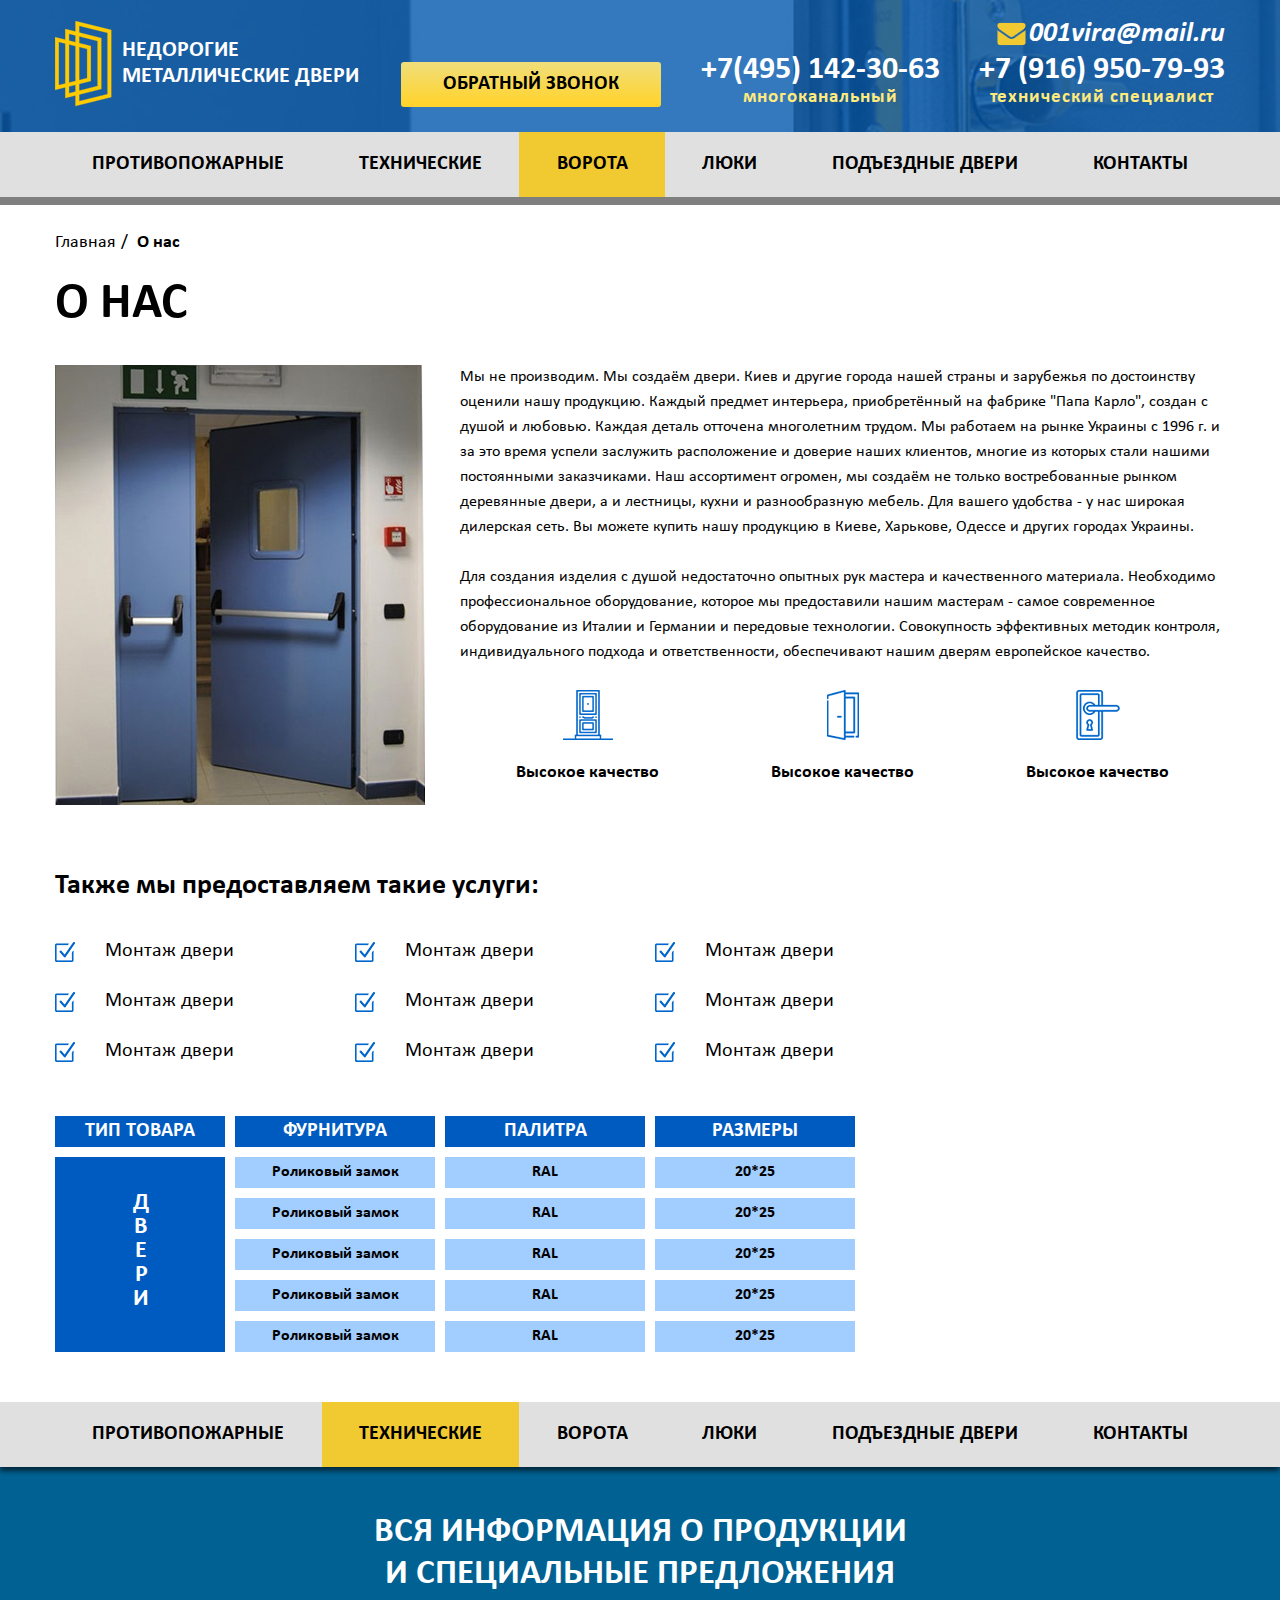
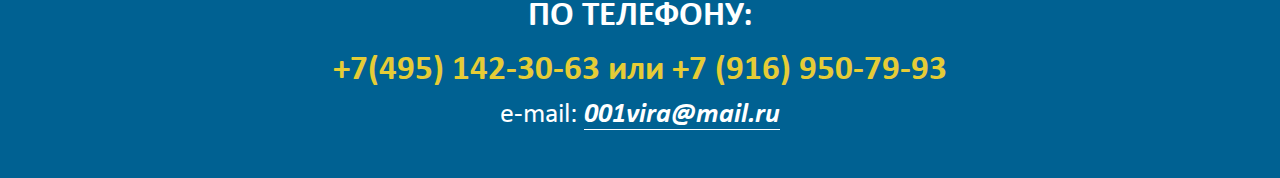
<file: about.html>
<!DOCTYPE html>
<html lang="ru">
<head>
  <meta charset="UTF-8">
  <meta name="robots" content="noindex">
<!--  <meta  name="viewport" content="width=device-width,initial-scale=1">-->
  <title>металлические двери</title>
  <link rel="stylesheet" href="css/style.min.css">
</head>
<body>
  <header class="header">
    <div class="wrapper header__wrap">
      <a href="index.html" class="logo">
        <img src="img/images/logo.png" alt="Logo">
        <strong>Недорогие металлические двери</strong>
      </a>
      <a href="#" class="btn header__call">Обратный звонок</a>
      <div class="header__block">
        <a href="tel:+74951423063" class="header__phone">+7(495) 142-30-63</a>
        <span>многоканальный</span>
      </div>
      <div class="header__block">
        <a href="mailto:001vira@mail.ru" class="header__mail">001vira@mail.ru</a>
        <a href="tel:+79169507993" class="header__phone">+7 (916) 950-79-93</a>
        <span>технический специалист</span>
      </div>
    </div>
  </header>
  <nav class="menu">
    <div class="wrapper menu__wrap">
      <button type="button" class="menu__btn"></button>
      <ul class="menu__list">
        <li class="menu__item">
          <a href="#" class="menu__link">Противопожарные</a>
        </li>
        <li class="menu__item">
          <a href="#" class="menu__link">технические</a>
        </li>
        <li class="menu__item">
          <a href="#" class="menu__link menu__item--active">ворота</a>
        </li>
        <li class="menu__item">
          <a href="#" class="menu__link">Люки</a>
        </li>
        <li class="menu__item">
          <a href="#" class="menu__link">подъездные двери</a>
        </li>
        <li class="menu__item">
          <a href="#" class="menu__link">контакты</a>
        </li>
      </ul>
    </div>
  </nav>
  
  <main>
    <nav class="breadcrumbs wrapper">
      <a href="#" class="breadcrumbs__link">Главная</a>
      <span class="breadcrumbs__link">О нас</span>
    </nav>
    
    <section class="info">
      <div class="wrapper">
        <h1>О нас</h1>
        <div class="info__wrap">
          <figure class="info__img">
            <img src="img/images/img-5.jpg" alt="О нас">
          </figure>
          <div class="info__text">
            <p>Мы не производим. Мы создаём двери. Киев и другие города нашей страны и зарубежья по достоинству оценили нашу продукцию. Каждый предмет интерьера, приобретённый на фабрике "Папа Карло", создан с душой и любовью. Каждая деталь отточена многолетним трудом. Мы работаем на рынке Украины с 1996 г. и за это время успели заслужить расположение и доверие наших клиентов, многие из которых стали нашими постоянными заказчиками. Наш ассортимент огромен, мы создаём не только востребованные рынком деревянные двери, а и лестницы, кухни и разнообразную мебель. Для вашего удобства - у нас широкая дилерская сеть. Вы можете купить нашу продукцию в Киеве, Харькове, Одессе и других городах Украины.</p>
            <p>Для создания изделия с душой недостаточно опытных рук мастера и качественного материала. Необходимо профессиональное оборудование, которое мы предоставили нашим мастерам - самое современное оборудование из Италии и Германии и передовые технологии. Совокупность эффективных методик контроля, индивидуального подхода и ответственности, обеспечивают нашим дверям европейское качество.</p>
            
            <ul class="info__list">
              <li class="info__item">
                <figure class="info__icon">
                  <img src="img/icons/icon-1.png" alt="Высокое качество">
                </figure>
                <p>Высокое качество</p>
              </li>
              <li class="info__item">
                <figure class="info__icon">
                  <img src="img/icons/icon-2.png" alt="Высокое качество">
                </figure>
                <p>Высокое качество</p>
              </li>
              <li class="info__item">
                <figure class="info__icon">
                  <img src="img/icons/icon-3.png" alt="Высокое качество">
                </figure>
                <p>Высокое качество</p>
              </li>
            </ul>
          </div>
        </div>
        
        <p class="title-3">Также мы предоставляем такие услуги:</p>
        <ul class="info__tick">
          <li>Монтаж двери</li>
          <li>Монтаж двери</li>
          <li>Монтаж двери</li>
          <li>Монтаж двери</li>
          <li>Монтаж двери</li>
          <li>Монтаж двери</li>
          <li>Монтаж двери</li>
          <li>Монтаж двери</li>
          <li>Монтаж двери</li>
        </ul>
        
        <table class="info__table">
          <tr>
            <th>тИП ТОВАРА</th>
            <th>фУРНИТУРА</th>
            <th>пАЛИТРА</th>
            <th>рАЗМЕРЫ</th>
          </tr>
          <tr>
            <td rowspan="5" class="info__side"><span>Двери</span></td>
            <td><a href="#">Роликовый замок</a></td>
            <td>RAL</td>
            <td>20*25</td>
          </tr>
          <tr>
            <td><a href="#">Роликовый замок</a></td>
            <td>RAL</td>
            <td>20*25</td>
          </tr>
          <tr>
            <td><a href="#">Роликовый замок</a></td>
            <td>RAL</td>
            <td>20*25</td>
          </tr>
          <tr>
            <td><a href="#">Роликовый замок</a></td>
            <td>RAL</td>
            <td>20*25</td>
          </tr>
          <tr>
            <td><a href="#">Роликовый замок</a></td>
            <td>RAL</td>
            <td>20*25</td>
          </tr>
        </table>
      </div>
    </section>
  </main>
  
  <footer class="footer">
    <nav class="menu">
      <div class="wrapper menu__wrap">
        <ul class="menu__list">
          <li class="menu__item">
            <a href="#" class="menu__link">Противопожарные</a>
          </li>
          <li class="menu__item menu__item--active">
            <a href="#" class="menu__link">технические</a>
          </li>
          <li class="menu__item">
            <a href="#" class="menu__link">ворота</a>
          </li>
          <li class="menu__item">
            <a href="#" class="menu__link">Люки</a>
          </li>
          <li class="menu__item">
            <a href="#" class="menu__link">подъездные двери</a>
          </li>
          <li class="menu__item">
            <a href="#" class="menu__link">контакты</a>
          </li>
        </ul>
      </div>
    </nav>
    <div class="wrapper footer__wrap">
      <p class="footer__text">Вся информация о продукции и Специальные предложения по телефону:</p>
      <p class="footer__phones"><a href="tel:+74951423063">+7(495) 142-30-63</a> или <a href="tel:+79169507993">+7 (916) 950-79-93</a></p>
      <p class="footer__mail">e-mail: <a href="mailto:001vira@mail.ru">001vira@mail.ru</a></p>
    </div>
  </footer>
  
  <script src="js/jquery-3.2.1.min.js"></script>
</body>
</html>
</file>
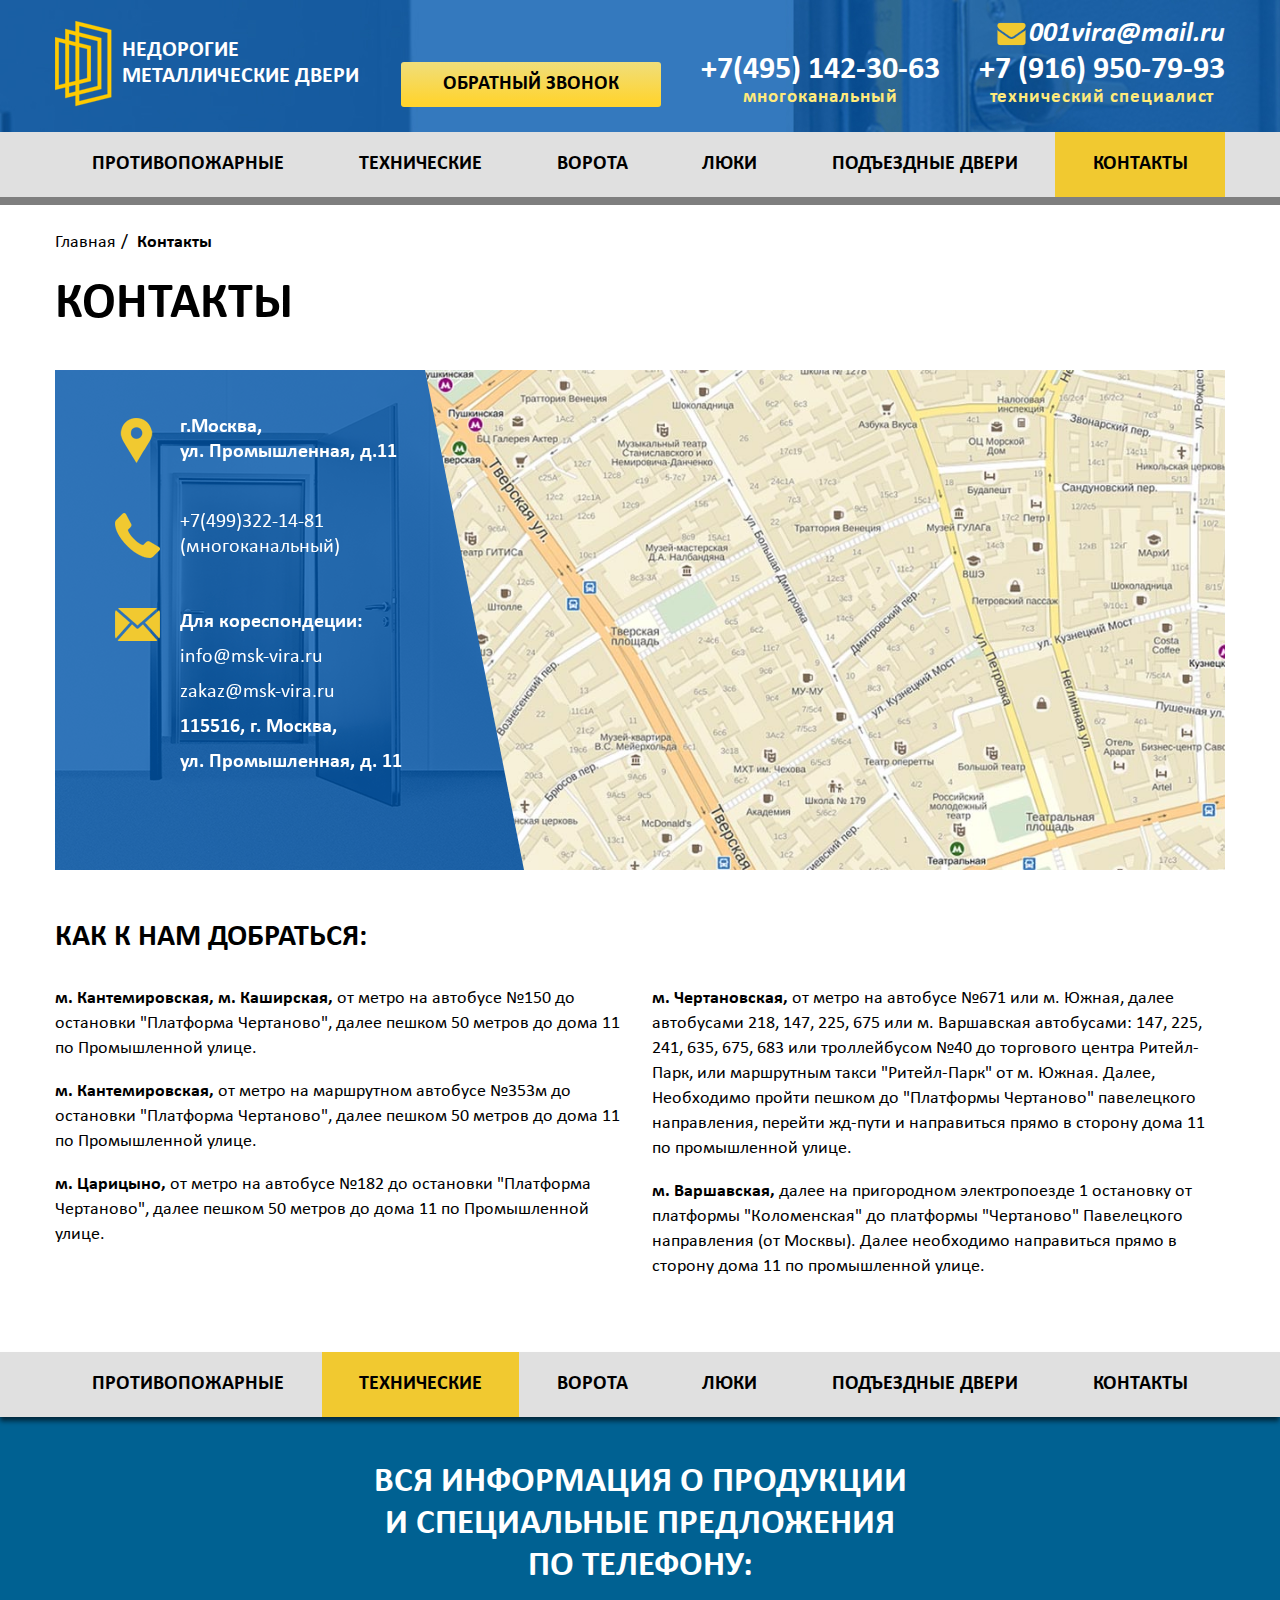
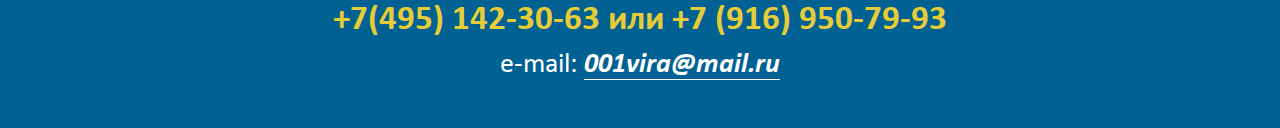
<file: contacts.html>
<!DOCTYPE html>
<html lang="ru">
<head>
  <meta charset="UTF-8">
  <meta name="robots" content="noindex">
<!--  <meta  name="viewport" content="width=device-width,initial-scale=1">-->
  <title>металлические двери</title>
  <link rel="stylesheet" href="css/style.min.css">
</head>
<body>
  <header class="header">
    <div class="wrapper header__wrap">
      <a href="index.html" class="logo">
        <img src="img/images/logo.png" alt="Logo">
        <strong>Недорогие металлические двери</strong>
      </a>
      <a href="#" class="btn header__call">Обратный звонок</a>
      <div class="header__block">
        <a href="tel:+74951423063" class="header__phone">+7(495) 142-30-63</a>
        <span>многоканальный</span>
      </div>
      <div class="header__block">
        <a href="mailto:001vira@mail.ru" class="header__mail">001vira@mail.ru</a>
        <a href="tel:+79169507993" class="header__phone">+7 (916) 950-79-93</a>
        <span>технический специалист</span>
      </div>
    </div>
  </header>
  <nav class="menu">
    <div class="wrapper menu__wrap">
      <button type="button" class="menu__btn"></button>
      <ul class="menu__list">
        <li class="menu__item">
          <a href="#" class="menu__link">Противопожарные</a>
        </li>
        <li class="menu__item">
          <a href="#" class="menu__link">технические</a>
        </li>
        <li class="menu__item">
          <a href="#" class="menu__link">ворота</a>
        </li>
        <li class="menu__item">
          <a href="#" class="menu__link">Люки</a>
        </li>
        <li class="menu__item">
          <a href="#" class="menu__link">подъездные двери</a>
        </li>
        <li class="menu__item menu__item--active">
          <a href="#" class="menu__link">контакты</a>
        </li>
      </ul>
    </div>
  </nav>
  
  <main>
    <nav class="breadcrumbs wrapper">
      <a href="#" class="breadcrumbs__link">Главная</a>
      <span class="breadcrumbs__link">Контакты</span>
    </nav>
    
    <section class="contacts">
      <div class="wrapper">
        <h1>Контакты</h1>
        <div class="contacts__wrap">
          <div class="contacts__info">
            <address><b>г.Москва,<br>ул. Промышленная, д.11</b></address>
            <p class="contacts__phone"><a href="tel:+74993221481">+7(499)322-14-81</a>(многоканальный)</p>
            <p class="contacts__mail">
              <b>Для кореспондеции:</b>
              <a href="mailto:info@msk-vira.ru">info@msk-vira.ru</a>
              <a href="mailto:zakaz@msk-vira.ru">zakaz@msk-vira.ru</a>
              <b>115516, г. Москва,<br>ул. Промышленная, д. 11</b>
            </p>
          </div>
          <div class="contacts__map">
            <iframe src="https://yandex.ru/map-widget/v1/-/CCRyR8pC"></iframe>
          </div>
        </div>
        
        <p class="title-2">как к нам добраться:</p>
        <div class="contacts__text">
          <div class="contacts__column">
            <p><b>м. Кантемировская, м. Каширская,</b> от метро на автобусе №150 до остановки "Платформа Чертаново", далее пешком 50 метров до дома 11 по Промышленной улице.</p>
            <p><b>м. Кантемировская,</b> от метро на маршрутном автобусе №353м до остановки "Платформа Чертаново", далее пешком 50 метров до дома 11 по Промышленной улице.</p>
            <p><b>м. Царицыно,</b> от метро на автобусе №182 до остановки "Платформа Чертаново", далее пешком 50 метров до дома 11 по Промышленной улице.</p>
          </div>
          <div class="contacts__column">
            <p><b>м. Чертановская,</b> от метро на автобусе №671 или м. Южная, далее автобусами 218, 147, 225, 675 или м. Варшавская автобусами: 147, 225, 241, 635, 675, 683 или троллейбусом №40 до торгового центра Ритейл-Парк, или маршрутным такси "Ритейл-Парк" от м. Южная. Далее, Необходимо пройти пешком до "Платформы Чертаново" павелецкого направления, перейти жд-пути и направиться прямо в сторону дома 11 по промышленной улице.</p>
            <p><b>м. Варшавская,</b> далее на пригородном электропоезде 1 остановку от платформы "Коломенская" до платформы "Чертаново" Павелецкого направления (от Москвы). Далее необходимо направиться прямо в сторону дома 11 по промышленной улице.</p>
          </div>
        </div>
      </div>
    </section>
  </main>
  
  <footer class="footer">
    <nav class="menu">
      <div class="wrapper menu__wrap">
        <ul class="menu__list">
          <li class="menu__item">
            <a href="#" class="menu__link">Противопожарные</a>
          </li>
          <li class="menu__item menu__item--active">
            <a href="#" class="menu__link">технические</a>
          </li>
          <li class="menu__item">
            <a href="#" class="menu__link">ворота</a>
          </li>
          <li class="menu__item">
            <a href="#" class="menu__link">Люки</a>
          </li>
          <li class="menu__item">
            <a href="#" class="menu__link">подъездные двери</a>
          </li>
          <li class="menu__item">
            <a href="#" class="menu__link">контакты</a>
          </li>
        </ul>
      </div>
    </nav>
    <div class="wrapper footer__wrap">
      <p class="footer__text">Вся информация о продукции и Специальные предложения по телефону:</p>
      <p class="footer__phones"><a href="tel:+74951423063">+7(495) 142-30-63</a> или <a href="tel:+79169507993">+7 (916) 950-79-93</a></p>
      <p class="footer__mail">e-mail: <a href="mailto:001vira@mail.ru">001vira@mail.ru</a></p>
    </div>
  </footer>
  
  <script src="js/jquery-3.2.1.min.js"></script>
</body>
</html>
</file>
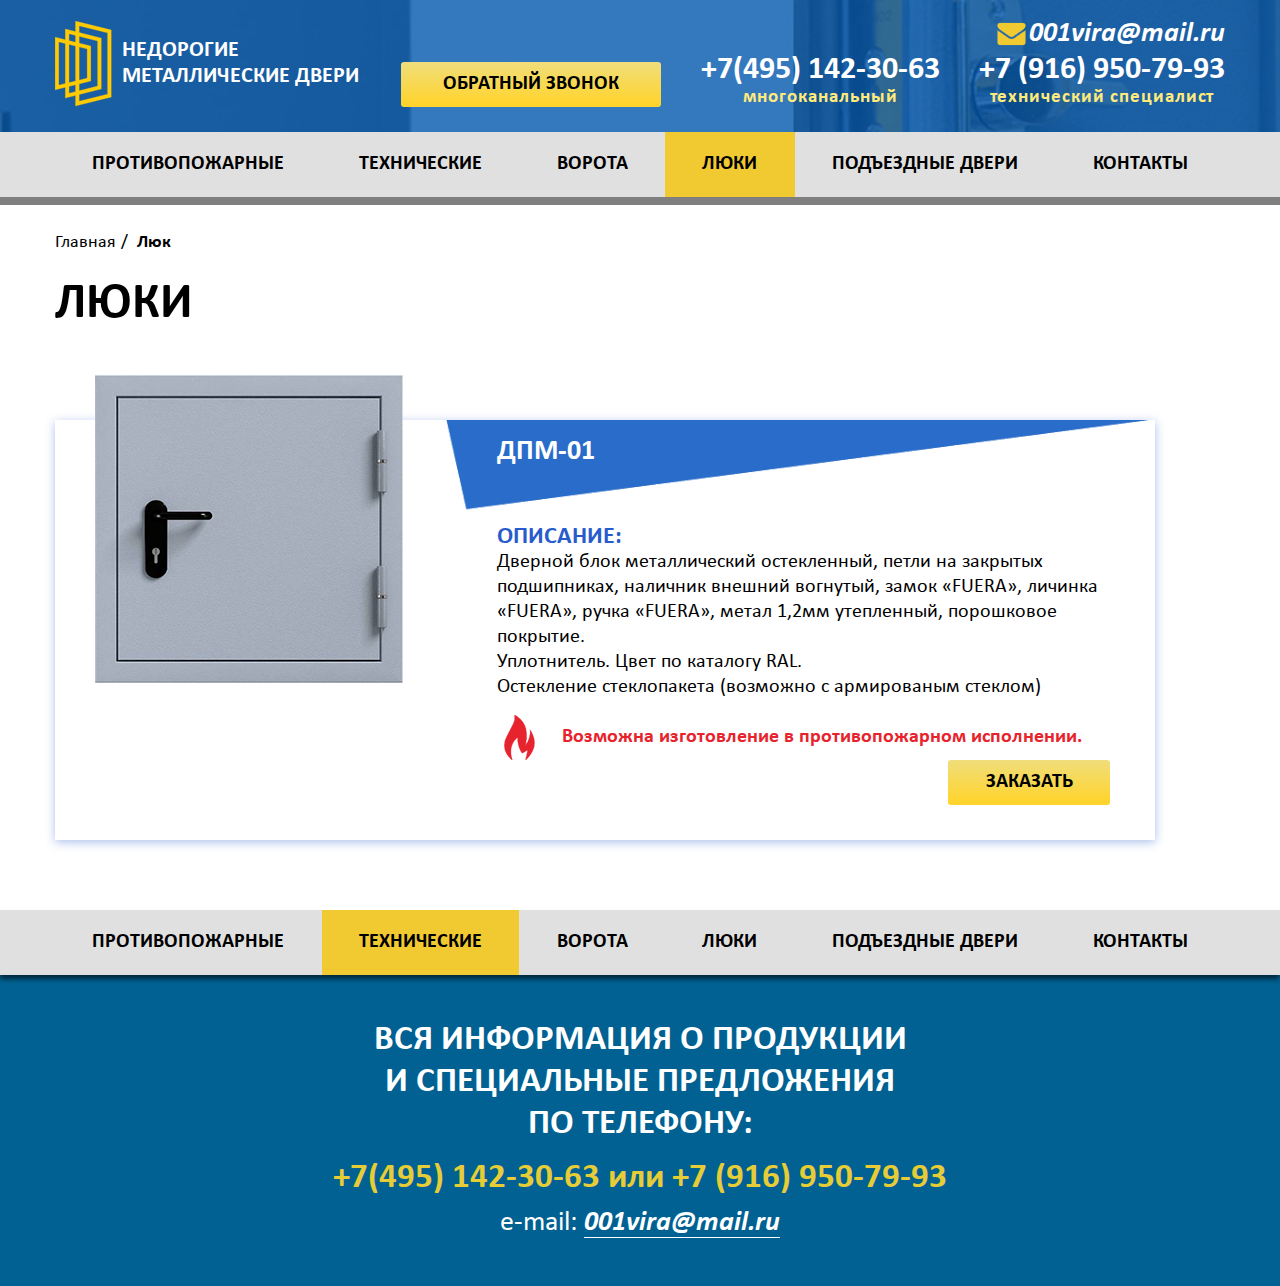
<file: doors-2.html>
<!DOCTYPE html>
<html lang="ru">
<head>
  <meta charset="UTF-8">
  <meta name="robots" content="noindex">
<!--  <meta  name="viewport" content="width=device-width,initial-scale=1">-->
  <title>металлические двери</title>
  <link rel="stylesheet" href="css/style.min.css">
</head>
<body>
  <header class="header">
    <div class="wrapper header__wrap">
      <a href="index.html" class="logo">
        <img src="img/images/logo.png" alt="Logo">
        <strong>Недорогие металлические двери</strong>
      </a>
      <a href="#" class="btn header__call">Обратный звонок</a>
      <div class="header__block">
        <a href="tel:+74951423063" class="header__phone">+7(495) 142-30-63</a>
        <span>многоканальный</span>
      </div>
      <div class="header__block">
        <a href="mailto:001vira@mail.ru" class="header__mail">001vira@mail.ru</a>
        <a href="tel:+79169507993" class="header__phone">+7 (916) 950-79-93</a>
        <span>технический специалист</span>
      </div>
    </div>
  </header>
  <nav class="menu">
    <div class="wrapper menu__wrap">
      <button type="button" class="menu__btn"></button>
      <ul class="menu__list">
        <li class="menu__item">
          <a href="#" class="menu__link">Противопожарные</a>
        </li>
        <li class="menu__item">
          <a href="#" class="menu__link">технические</a>
        </li>
        <li class="menu__item">
          <a href="#" class="menu__link">ворота</a>
        </li>
        <li class="menu__item">
          <a href="#" class="menu__link menu__item--active">Люки</a>
        </li>
        <li class="menu__item">
          <a href="#" class="menu__link">подъездные двери</a>
        </li>
        <li class="menu__item">
          <a href="#" class="menu__link">контакты</a>
        </li>
      </ul>
    </div>
  </nav>
  
  <main>
    <nav class="breadcrumbs wrapper">
      <a href="#" class="breadcrumbs__link">Главная</a>
      <span class="breadcrumbs__link">Люк</span>
    </nav>
    
    <section class="catalog catalog--luke">
      <div class="wrapper">
        <h1>Люки</h1>
        <ul class="catalog__list">
          <li class="catalog__item">
            <figure class="catalog__img">
              <img src="img/images/luke.jpg" alt="ДПМ-01">
            </figure>
            <div class="catalog__info">
              <p class="catalog__title">ДПМ-01</p>
              <p class="catalog__subtitle">Описание:</p>
              <p>Дверной блок металлический остекленный, петли на закрытых подшипниках, наличник внешний вогнутый, замок «FUERA», личинка «FUERA», ручка «FUERA», метал 1,2мм утепленный, порошковое покрытие.<br>Уплотнитель. Цвет по каталогу RAL.<br>Остекление стеклопакета (возможно с армированым стеклом)</p>
              <div class="catalog__comment">
                <figure class="catalog__icon">
                  <img src="img/icons/icon-fire.png" alt="комплектация">
                </figure>
                <p>Возможна изготовление в противопожарном исполнении.</p>
              </div>
              <a href="#" class="btn catalog__btn">Заказать</a>
            </div>
          </li>
        </ul>
      </div>
    </section>
  </main>
  
  <footer class="footer">
    <nav class="menu">
      <div class="wrapper menu__wrap">
        <ul class="menu__list">
          <li class="menu__item">
            <a href="#" class="menu__link">Противопожарные</a>
          </li>
          <li class="menu__item menu__item--active">
            <a href="#" class="menu__link">технические</a>
          </li>
          <li class="menu__item">
            <a href="#" class="menu__link">ворота</a>
          </li>
          <li class="menu__item">
            <a href="#" class="menu__link">Люки</a>
          </li>
          <li class="menu__item">
            <a href="#" class="menu__link">подъездные двери</a>
          </li>
          <li class="menu__item">
            <a href="#" class="menu__link">контакты</a>
          </li>
        </ul>
      </div>
    </nav>
    <div class="wrapper footer__wrap">
      <p class="footer__text">Вся информация о продукции и Специальные предложения по телефону:</p>
      <p class="footer__phones"><a href="tel:+74951423063">+7(495) 142-30-63</a> или <a href="tel:+79169507993">+7 (916) 950-79-93</a></p>
      <p class="footer__mail">e-mail: <a href="mailto:001vira@mail.ru">001vira@mail.ru</a></p>
    </div>
  </footer>
  
  <script src="js/jquery-3.2.1.min.js"></script>
</body>
</html>
</file>
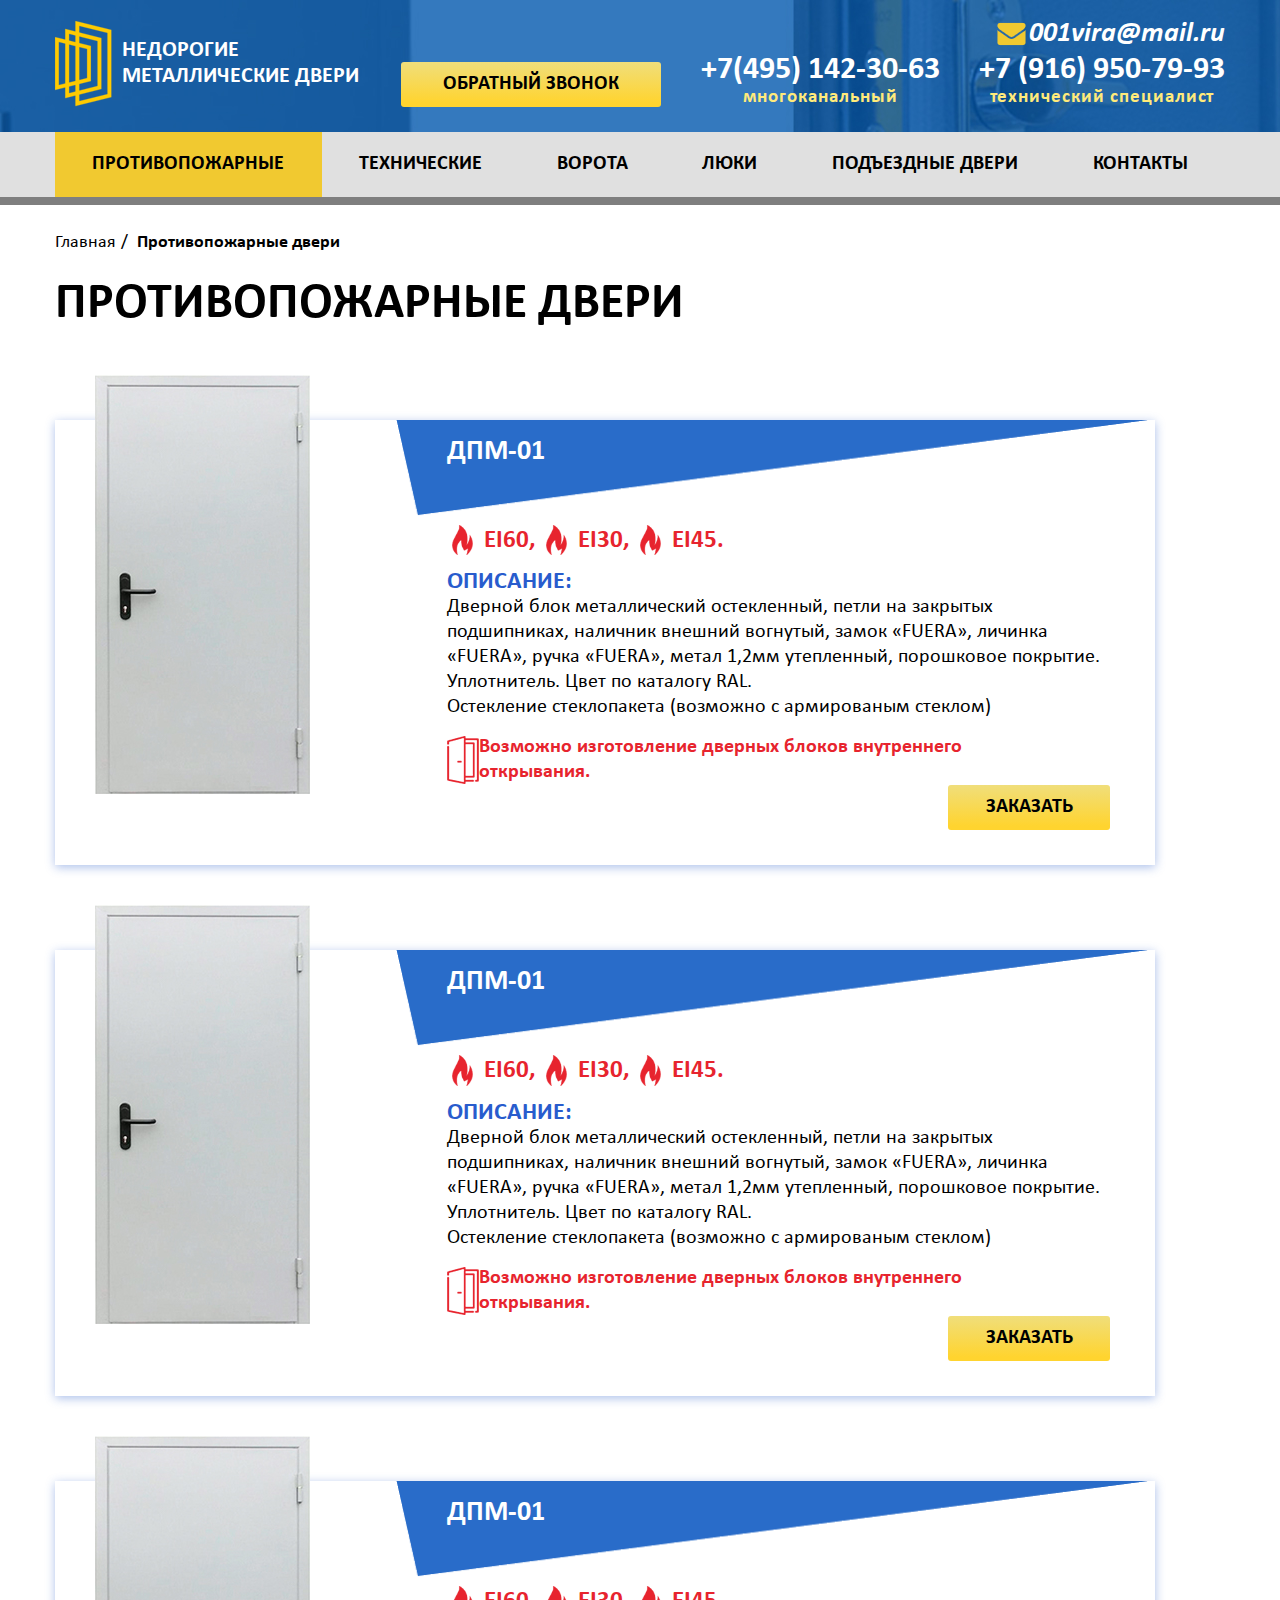
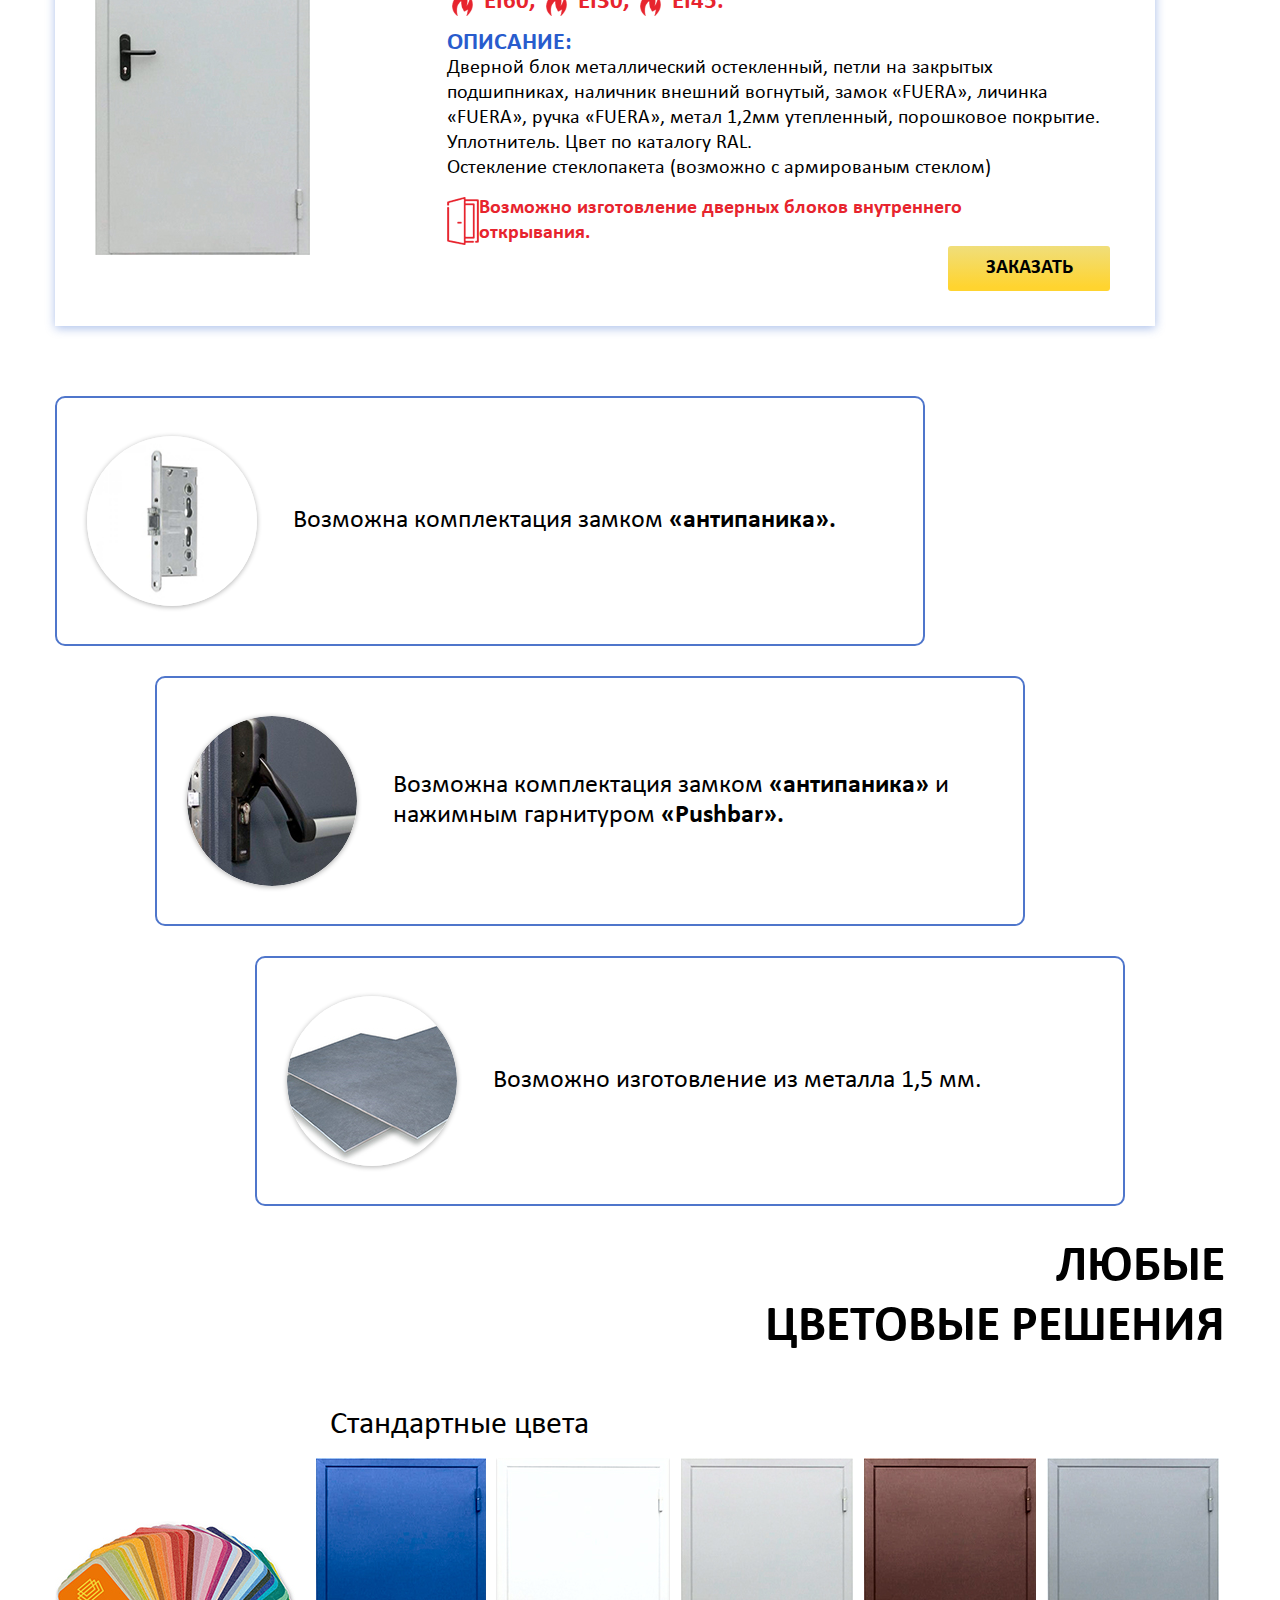
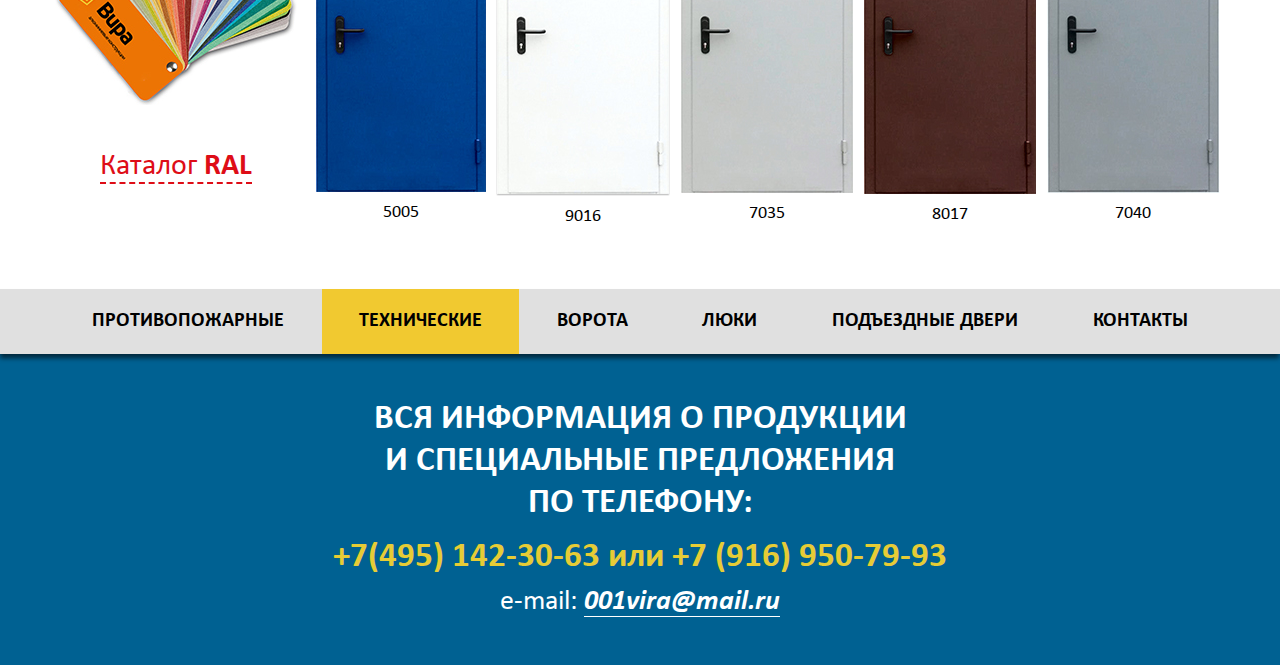
<file: doors-3.html>
<!DOCTYPE html>
<html lang="ru">
<head>
  <meta charset="UTF-8">
  <meta name="robots" content="noindex">
<!--  <meta  name="viewport" content="width=device-width,initial-scale=1">-->
  <title>металлические двери</title>
  <link rel="stylesheet" href="css/style.min.css">
</head>
<body>
  <header class="header">
    <div class="wrapper header__wrap">
      <a href="index.html" class="logo">
        <img src="img/images/logo.png" alt="Logo">
        <strong>Недорогие металлические двери</strong>
      </a>
      <a href="#" class="btn header__call">Обратный звонок</a>
      <div class="header__block">
        <a href="tel:+74951423063" class="header__phone">+7(495) 142-30-63</a>
        <span>многоканальный</span>
      </div>
      <div class="header__block">
        <a href="mailto:001vira@mail.ru" class="header__mail">001vira@mail.ru</a>
        <a href="tel:+79169507993" class="header__phone">+7 (916) 950-79-93</a>
        <span>технический специалист</span>
      </div>
    </div>
  </header>
  <nav class="menu">
    <div class="wrapper menu__wrap">
      <button type="button" class="menu__btn"></button>
      <ul class="menu__list">
        <li class="menu__item">
          <a href="#" class="menu__link menu__item--active">Противопожарные</a>
        </li>
        <li class="menu__item">
          <a href="#" class="menu__link">технические</a>
        </li>
        <li class="menu__item">
          <a href="#" class="menu__link">ворота</a>
        </li>
        <li class="menu__item">
          <a href="#" class="menu__link">Люки</a>
        </li>
        <li class="menu__item">
          <a href="#" class="menu__link">подъездные двери</a>
        </li>
        <li class="menu__item">
          <a href="#" class="menu__link">контакты</a>
        </li>
      </ul>
    </div>
  </nav>
  
  <main>
    <nav class="breadcrumbs wrapper">
      <a href="#" class="breadcrumbs__link">Главная</a>
      <span class="breadcrumbs__link">Противопожарные двери</span>
    </nav>
    
    <section class="catalog">
      <div class="wrapper">
        <h1>Противопожарные двери</h1>
        <ul class="catalog__list">
          <li class="catalog__item">
            <figure class="catalog__img">
              <img src="img/images/door-big.jpg" alt="ДПМ-01">
            </figure>
            <div class="catalog__info">
              <p class="catalog__title">ДПМ-01</p>
              <div class="catalog__name">
                <img src="img/icons/icon-fire.png" alt="ДПМ-01">
                <span>ЕI60,</span>
                <img src="img/icons/icon-fire.png" alt="ДПМ-01">
                <span>ЕI30,</span>
                <img src="img/icons/icon-fire.png" alt="ДПМ-01">
                <span>ЕI45.</span>
              </div>
              <p class="catalog__subtitle">Описание:</p>
              <p>Дверной блок металлический остекленный, петли на закрытых подшипниках, наличник внешний вогнутый, замок «FUERA», личинка «FUERA», ручка «FUERA», метал 1,2мм утепленный, порошковое покрытие.<br>Уплотнитель. Цвет по каталогу RAL.<br>Остекление стеклопакета (возможно с армированым стеклом)</p>
              <div class="catalog__comment">
                <img src="img/icons/icon-doorway.png" alt="комплектация">
                <p>Возможно изготовление дверных блоков внутреннего открывания.</p>
              </div>
              <a href="#" class="btn catalog__btn">Заказать</a>
            </div>
          </li>
          <li class="catalog__item">
            <figure class="catalog__img">
              <img src="img/images/door-big.jpg" alt="ДПМ-01">
            </figure>
            <div class="catalog__info">
              <p class="catalog__title">ДПМ-01</p>
              <div class="catalog__name">
                <img src="img/icons/icon-fire.png" alt="ДПМ-01">
                <span>ЕI60,</span>
                <img src="img/icons/icon-fire.png" alt="ДПМ-01">
                <span>ЕI30,</span>
                <img src="img/icons/icon-fire.png" alt="ДПМ-01">
                <span>ЕI45.</span>
              </div>
              <p class="catalog__subtitle">Описание:</p>
              <p>Дверной блок металлический остекленный, петли на закрытых подшипниках, наличник внешний вогнутый, замок «FUERA», личинка «FUERA», ручка «FUERA», метал 1,2мм утепленный, порошковое покрытие.<br>Уплотнитель. Цвет по каталогу RAL.<br>Остекление стеклопакета (возможно с армированым стеклом)</p>
              <div class="catalog__comment">
                <img src="img/icons/icon-doorway.png" alt="комплектация">
                <p>Возможно изготовление дверных блоков внутреннего открывания.</p>
              </div>
              <a href="#" class="btn catalog__btn">Заказать</a>
            </div>
          </li>
          <li class="catalog__item">
            <figure class="catalog__img">
              <img src="img/images/door-big.jpg" alt="ДПМ-01">
            </figure>
            <div class="catalog__info">
              <p class="catalog__title">ДПМ-01</p>
              <div class="catalog__name">
                <img src="img/icons/icon-fire.png" alt="ДПМ-01">
                <span>ЕI60,</span>
                <img src="img/icons/icon-fire.png" alt="ДПМ-01">
                <span>ЕI30,</span>
                <img src="img/icons/icon-fire.png" alt="ДПМ-01">
                <span>ЕI45.</span>
              </div>
              <p class="catalog__subtitle">Описание:</p>
              <p>Дверной блок металлический остекленный, петли на закрытых подшипниках, наличник внешний вогнутый, замок «FUERA», личинка «FUERA», ручка «FUERA», метал 1,2мм утепленный, порошковое покрытие.<br>Уплотнитель. Цвет по каталогу RAL.<br>Остекление стеклопакета (возможно с армированым стеклом)</p>
              <div class="catalog__comment">
                <img src="img/icons/icon-doorway.png" alt="комплектация">
                <p>Возможно изготовление дверных блоков внутреннего открывания.</p>
              </div>
              <a href="#" class="btn catalog__btn">Заказать</a>
            </div>
          </li>
        </ul>
      </div>
    </section>
    
    <section class="features wrapper">
      <ul class="features__list">
        <li class="features__item">
          <figure class="features__img">
            <img src="img/images/locker.jpg" alt="антипаника">
          </figure>
          <div class="features__info">
            <p>Возможна комплектация замком <b>«антипаника».</b></p>
          </div>
        </li>
        <li class="features__item">
          <figure class="features__img">
            <img src="img/images/locker-2.jpg" alt="Pushbar">
          </figure>
          <div class="features__info">
            <p>Возможна комплектация замком <b>«антипаника»</b> и нажимным гарнитуром <b>«Pushbar».</b></p>
          </div>
        </li>
        <li class="features__item">
          <figure class="features__img">
            <img src="img/images/locker-3.jpg" alt="изготовление из металла">
          </figure>
          <div class="features__info">
            <p>Возможно изготовление из металла 1,5 мм.</p>
          </div>
        </li>
      </ul>
    </section>
    
    <section class="colors">
      <div class="wrapper">
        <p class="title">Любые<br>цветовые решения</p>
        <div class="colors__wrap">
          <div class="colors__catalog">
            <img src="img/images/colors.jpg" alt="Каталог RAL">
            <a href="#" class="colors__link"><span>Каталог <b>RAL</b></span></a>
          </div>
          <div class="colors__doors">
            <p>Стандартные цвета</p>
            <ul class="colors__list">
              <li class="colors__item">
                <img src="img/images/door-1.jpg" alt="5005">
                <span>5005</span>
              </li>
              <li class="colors__item">
                <img src="img/images/door-2.jpg" alt="9016">
                <span>9016</span>
              </li>
              <li class="colors__item">
                <img src="img/images/door-3.jpg" alt="7035">
                <span>7035</span>
              </li>
              <li class="colors__item">
                <img src="img/images/door-4.jpg" alt="8017">
                <span>8017</span>
              </li>
              <li class="colors__item">
                <img src="img/images/door-5.jpg" alt="7040">
                <span>7040</span>
              </li>
            </ul>
          </div>
        </div>
      </div>
    </section>
  </main>
  
  <footer class="footer">
    <nav class="menu">
      <div class="wrapper menu__wrap">
        <ul class="menu__list">
          <li class="menu__item">
            <a href="#" class="menu__link">Противопожарные</a>
          </li>
          <li class="menu__item menu__item--active">
            <a href="#" class="menu__link">технические</a>
          </li>
          <li class="menu__item">
            <a href="#" class="menu__link">ворота</a>
          </li>
          <li class="menu__item">
            <a href="#" class="menu__link">Люки</a>
          </li>
          <li class="menu__item">
            <a href="#" class="menu__link">подъездные двери</a>
          </li>
          <li class="menu__item">
            <a href="#" class="menu__link">контакты</a>
          </li>
        </ul>
      </div>
    </nav>
    <div class="wrapper footer__wrap">
      <p class="footer__text">Вся информация о продукции и Специальные предложения по телефону:</p>
      <p class="footer__phones"><a href="tel:+74951423063">+7(495) 142-30-63</a> или <a href="tel:+79169507993">+7 (916) 950-79-93</a></p>
      <p class="footer__mail">e-mail: <a href="mailto:001vira@mail.ru">001vira@mail.ru</a></p>
    </div>
  </footer>
  
  <script src="js/jquery-3.2.1.min.js"></script>
</body>
</html>
</file>
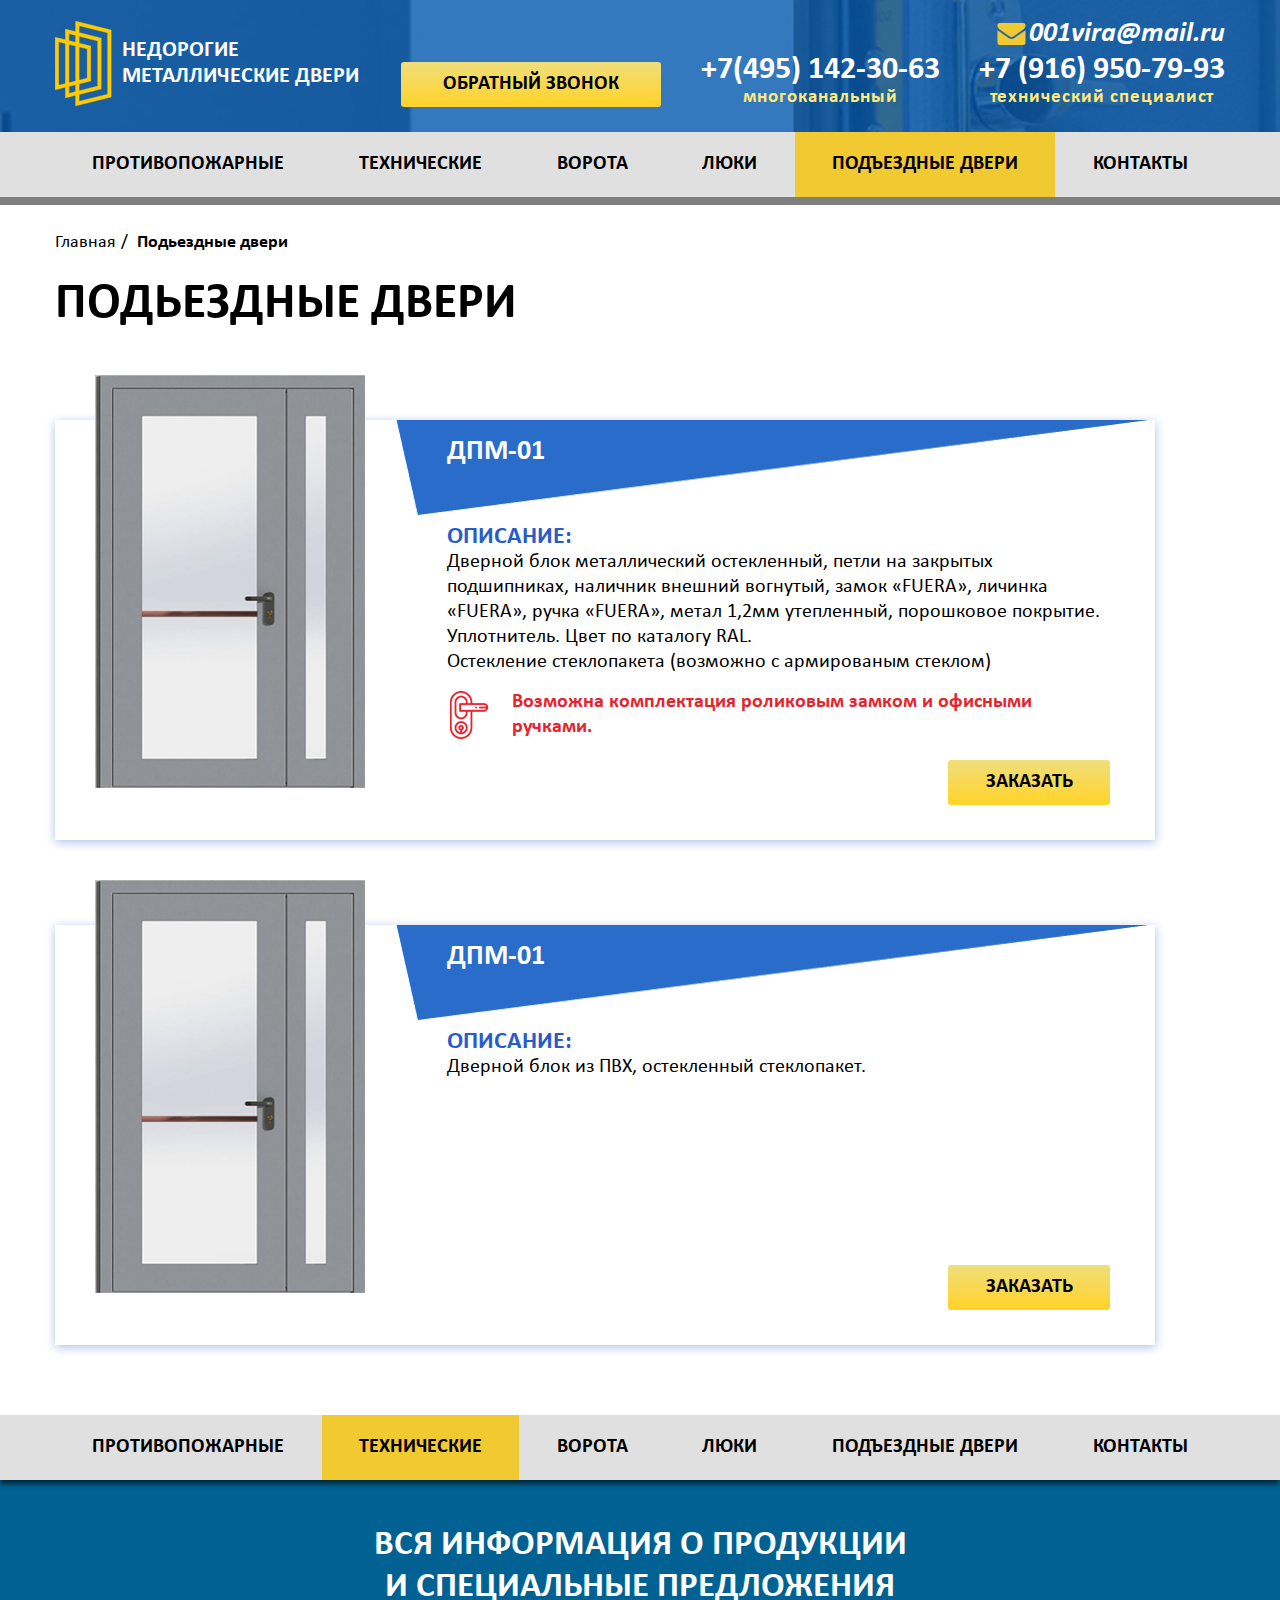
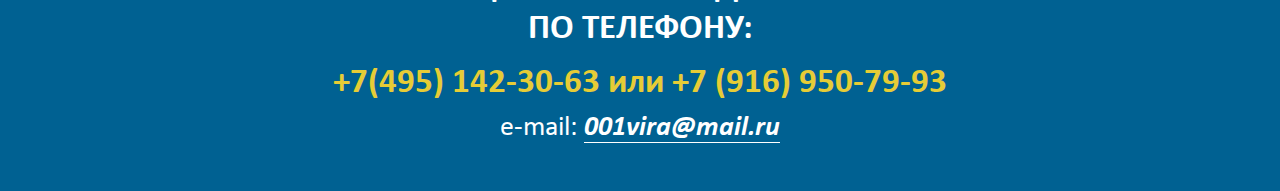
<file: doors.html>
<!DOCTYPE html>
<html lang="ru">
<head>
  <meta charset="UTF-8">
  <meta name="robots" content="noindex">
<!--  <meta  name="viewport" content="width=device-width,initial-scale=1">-->
  <title>металлические двери</title>
  <link rel="stylesheet" href="css/style.min.css">
</head>
<body>
  <header class="header">
    <div class="wrapper header__wrap">
      <a href="index.html" class="logo">
        <img src="img/images/logo.png" alt="Logo">
        <strong>Недорогие металлические двери</strong>
      </a>
      <a href="#" class="btn header__call">Обратный звонок</a>
      <div class="header__block">
        <a href="tel:+74951423063" class="header__phone">+7(495) 142-30-63</a>
        <span>многоканальный</span>
      </div>
      <div class="header__block">
        <a href="mailto:001vira@mail.ru" class="header__mail">001vira@mail.ru</a>
        <a href="tel:+79169507993" class="header__phone">+7 (916) 950-79-93</a>
        <span>технический специалист</span>
      </div>
    </div>
  </header>
  <nav class="menu">
    <div class="wrapper menu__wrap">
      <button type="button" class="menu__btn"></button>
      <ul class="menu__list">
        <li class="menu__item">
          <a href="#" class="menu__link">Противопожарные</a>
        </li>
        <li class="menu__item">
          <a href="#" class="menu__link">технические</a>
        </li>
        <li class="menu__item">
          <a href="#" class="menu__link">ворота</a>
        </li>
        <li class="menu__item">
          <a href="#" class="menu__link">Люки</a>
        </li>
        <li class="menu__item menu__item--active">
          <a href="#" class="menu__link">подъездные двери</a>
        </li>
        <li class="menu__item">
          <a href="#" class="menu__link">контакты</a>
        </li>
      </ul>
    </div>
  </nav>
  
  <main>
    <nav class="breadcrumbs wrapper">
      <a href="#" class="breadcrumbs__link">Главная</a>
      <span class="breadcrumbs__link">Подьездные двери</span>
    </nav>
    
    <section class="catalog">
      <div class="wrapper">
        <h1>Подьездные двери</h1>
        <ul class="catalog__list">
          <li class="catalog__item">
            <figure class="catalog__img">
              <img src="img/images/door.jpg" alt="ДПМ-01">
            </figure>
            <div class="catalog__info">
              <p class="catalog__title">ДПМ-01</p>
              <p class="catalog__subtitle">Описание:</p>
              <p>Дверной блок металлический остекленный, петли на закрытых подшипниках, наличник внешний вогнутый, замок «FUERA», личинка «FUERA», ручка «FUERA», метал 1,2мм утепленный, порошковое покрытие.<br>Уплотнитель. Цвет по каталогу RAL.<br>Остекление стеклопакета (возможно с армированым стеклом)</p>
              <div class="catalog__comment">
                <figure class="catalog__icon">
                  <img src="img/icons/icon-handle.png" alt="комплектация">
                </figure>
                <p>Возможна комплектация роликовым замком и офисными ручками.</p>
              </div>
              <a href="#" class="btn catalog__btn">Заказать</a>
            </div>
          </li>
          <li class="catalog__item">
            <figure class="catalog__img">
              <img src="img/images/door.jpg" alt="ДПМ-01">
            </figure>
            <div class="catalog__info">
              <p class="catalog__title">ДПМ-01</p>
              <p class="catalog__subtitle">Описание:</p>
              <p>Дверной блок из ПВХ, остекленный стеклопакет.</p>
              <a href="#" class="btn catalog__btn">Заказать</a>
            </div>
          </li>
        </ul>
      </div>
    </section>
  </main>
  
  <footer class="footer">
    <nav class="menu">
      <div class="wrapper menu__wrap">
        <ul class="menu__list">
          <li class="menu__item">
            <a href="#" class="menu__link">Противопожарные</a>
          </li>
          <li class="menu__item menu__item--active">
            <a href="#" class="menu__link">технические</a>
          </li>
          <li class="menu__item">
            <a href="#" class="menu__link">ворота</a>
          </li>
          <li class="menu__item">
            <a href="#" class="menu__link">Люки</a>
          </li>
          <li class="menu__item">
            <a href="#" class="menu__link">подъездные двери</a>
          </li>
          <li class="menu__item">
            <a href="#" class="menu__link">контакты</a>
          </li>
        </ul>
      </div>
    </nav>
    <div class="wrapper footer__wrap">
      <p class="footer__text">Вся информация о продукции и Специальные предложения по телефону:</p>
      <p class="footer__phones"><a href="tel:+74951423063">+7(495) 142-30-63</a> или <a href="tel:+79169507993">+7 (916) 950-79-93</a></p>
      <p class="footer__mail">e-mail: <a href="mailto:001vira@mail.ru">001vira@mail.ru</a></p>
    </div>
  </footer>
  
  <script src="js/jquery-3.2.1.min.js"></script>
</body>
</html>
</file>
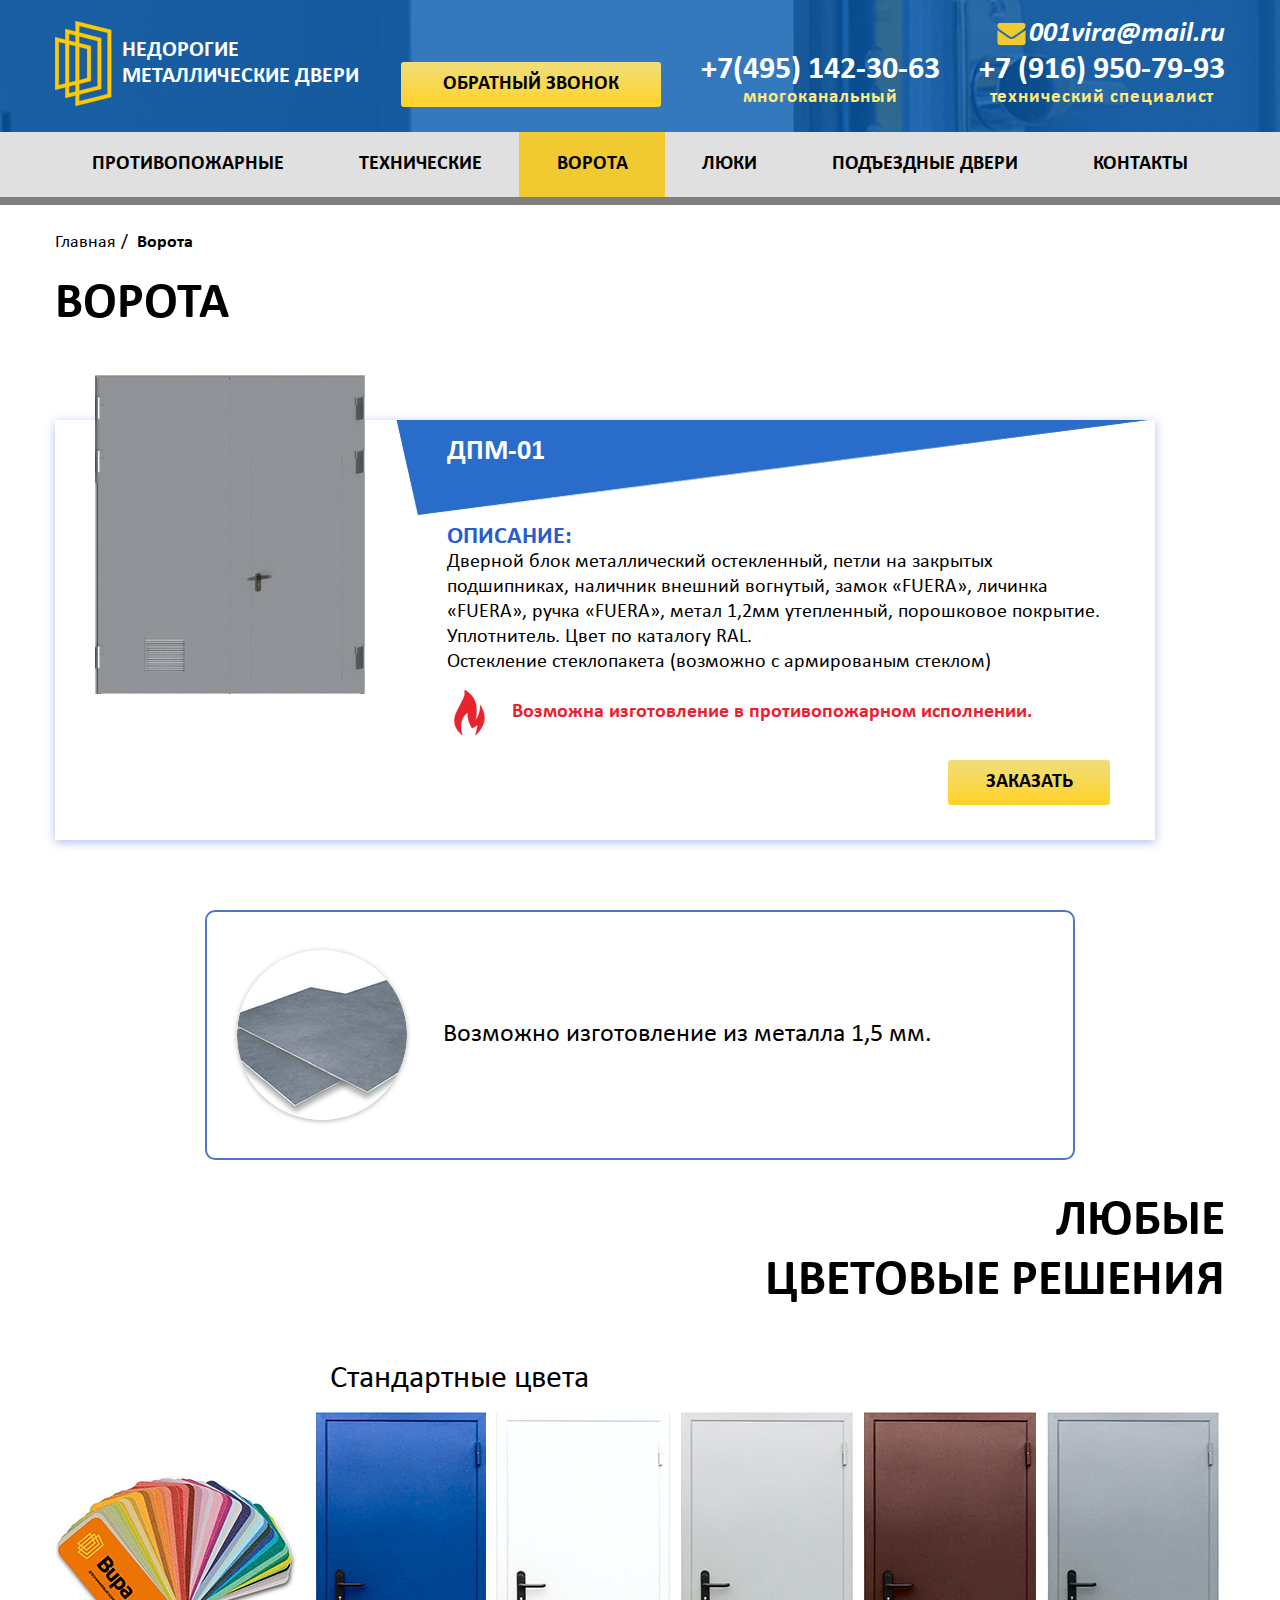
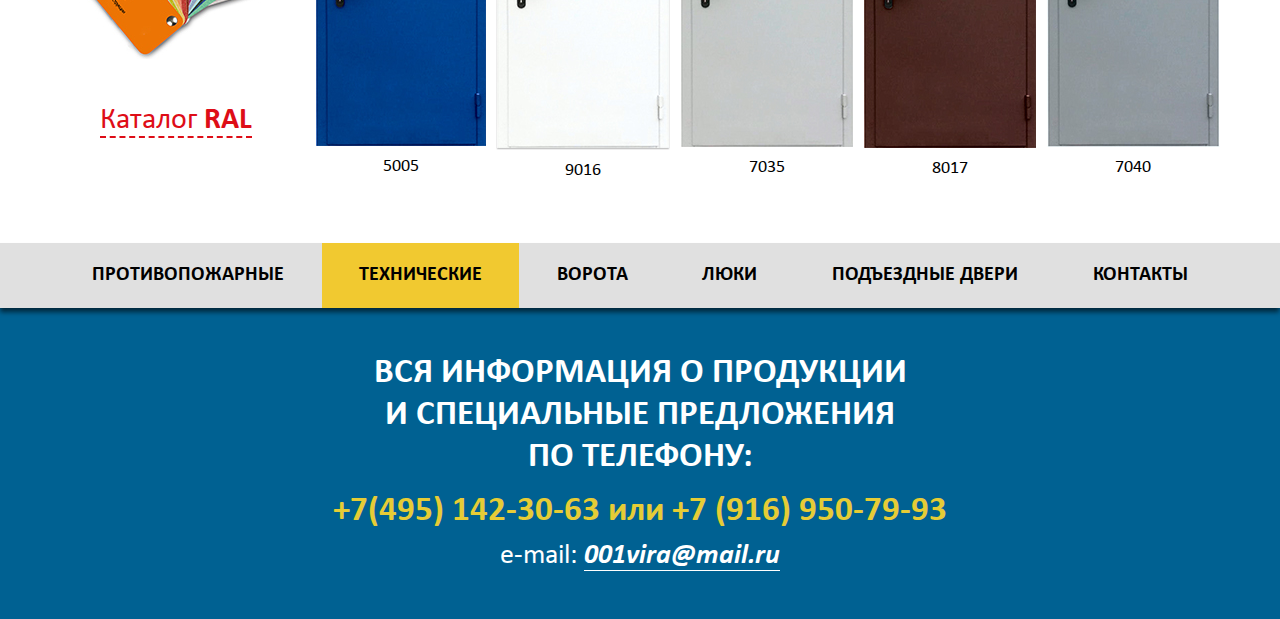
<file: gates.html>
<!DOCTYPE html>
<html lang="ru">
<head>
  <meta charset="UTF-8">
  <meta name="robots" content="noindex">
<!--  <meta  name="viewport" content="width=device-width,initial-scale=1">-->
  <title>металлические двери</title>
  <link rel="stylesheet" href="css/style.min.css">
</head>
<body>
  <header class="header">
    <div class="wrapper header__wrap">
      <a href="index.html" class="logo">
        <img src="img/images/logo.png" alt="Logo">
        <strong>Недорогие металлические двери</strong>
      </a>
      <a href="#" class="btn header__call">Обратный звонок</a>
      <div class="header__block">
        <a href="tel:+74951423063" class="header__phone">+7(495) 142-30-63</a>
        <span>многоканальный</span>
      </div>
      <div class="header__block">
        <a href="mailto:001vira@mail.ru" class="header__mail">001vira@mail.ru</a>
        <a href="tel:+79169507993" class="header__phone">+7 (916) 950-79-93</a>
        <span>технический специалист</span>
      </div>
    </div>
  </header>
  <nav class="menu">
    <div class="wrapper menu__wrap">
      <button type="button" class="menu__btn"></button>
      <ul class="menu__list">
        <li class="menu__item">
          <a href="#" class="menu__link">Противопожарные</a>
        </li>
        <li class="menu__item">
          <a href="#" class="menu__link">технические</a>
        </li>
        <li class="menu__item">
          <a href="#" class="menu__link menu__item--active">ворота</a>
        </li>
        <li class="menu__item">
          <a href="#" class="menu__link">Люки</a>
        </li>
        <li class="menu__item">
          <a href="#" class="menu__link">подъездные двери</a>
        </li>
        <li class="menu__item">
          <a href="#" class="menu__link">контакты</a>
        </li>
      </ul>
    </div>
  </nav>
  
  <main>
    <nav class="breadcrumbs wrapper">
      <a href="#" class="breadcrumbs__link">Главная</a>
      <span class="breadcrumbs__link">Ворота</span>
    </nav>
    
    <section class="catalog">
      <div class="wrapper">
        <h1>Ворота</h1>
        <ul class="catalog__list">
          <li class="catalog__item">
            <figure class="catalog__img">
              <img src="img/images/gates.jpg" alt="ДПМ-01">
            </figure>
            <div class="catalog__info">
              <p class="catalog__title">ДПМ-01</p>
              <p class="catalog__subtitle">Описание:</p>
              <p>Дверной блок металлический остекленный, петли на закрытых подшипниках, наличник внешний вогнутый, замок «FUERA», личинка «FUERA», ручка «FUERA», метал 1,2мм утепленный, порошковое покрытие.<br>Уплотнитель. Цвет по каталогу RAL.<br>Остекление стеклопакета (возможно с армированым стеклом)</p>
              <div class="catalog__comment">
                <figure class="catalog__icon">
                  <img src="img/icons/icon-fire.png" alt="комплектация">
                </figure>
                <p>Возможна изготовление в противопожарном исполнении.</p>
              </div>
              <a href="#" class="btn catalog__btn">Заказать</a>
            </div>
          </li>
        </ul>
      </div>
    </section>
    
    <section class="features wrapper">
      <ul class="features__list">
        <li class="features__item features__item--middle">
          <figure class="features__img">
            <img src="img/images/locker-3.jpg" alt="изготовление из металла">
          </figure>
          <div class="features__info">
            <p>Возможно изготовление из металла 1,5 мм.</p>
          </div>
        </li>
      </ul>
    </section>
    
    <section class="colors">
      <div class="wrapper">
        <p class="title">Любые<br>цветовые решения</p>
        <div class="colors__wrap">
          <div class="colors__catalog">
            <img src="img/images/colors.jpg" alt="Каталог RAL">
            <a href="#" class="colors__link"><span>Каталог <b>RAL</b></span></a>
          </div>
          <div class="colors__doors">
            <p>Стандартные цвета</p>
            <ul class="colors__list">
              <li class="colors__item">
                <img src="img/images/door-1.jpg" alt="5005">
                <span>5005</span>
              </li>
              <li class="colors__item">
                <img src="img/images/door-2.jpg" alt="9016">
                <span>9016</span>
              </li>
              <li class="colors__item">
                <img src="img/images/door-3.jpg" alt="7035">
                <span>7035</span>
              </li>
              <li class="colors__item">
                <img src="img/images/door-4.jpg" alt="8017">
                <span>8017</span>
              </li>
              <li class="colors__item">
                <img src="img/images/door-5.jpg" alt="7040">
                <span>7040</span>
              </li>
            </ul>
          </div>
        </div>
      </div>
    </section>
  </main>
  
  <footer class="footer">
    <nav class="menu">
      <div class="wrapper menu__wrap">
        <ul class="menu__list">
          <li class="menu__item">
            <a href="#" class="menu__link">Противопожарные</a>
          </li>
          <li class="menu__item menu__item--active">
            <a href="#" class="menu__link">технические</a>
          </li>
          <li class="menu__item">
            <a href="#" class="menu__link">ворота</a>
          </li>
          <li class="menu__item">
            <a href="#" class="menu__link">Люки</a>
          </li>
          <li class="menu__item">
            <a href="#" class="menu__link">подъездные двери</a>
          </li>
          <li class="menu__item">
            <a href="#" class="menu__link">контакты</a>
          </li>
        </ul>
      </div>
    </nav>
    <div class="wrapper footer__wrap">
      <p class="footer__text">Вся информация о продукции и Специальные предложения по телефону:</p>
      <p class="footer__phones"><a href="tel:+74951423063">+7(495) 142-30-63</a> или <a href="tel:+79169507993">+7 (916) 950-79-93</a></p>
      <p class="footer__mail">e-mail: <a href="mailto:001vira@mail.ru">001vira@mail.ru</a></p>
    </div>
  </footer>
  
  <script src="js/jquery-3.2.1.min.js"></script>
</body>
</html>
</file>
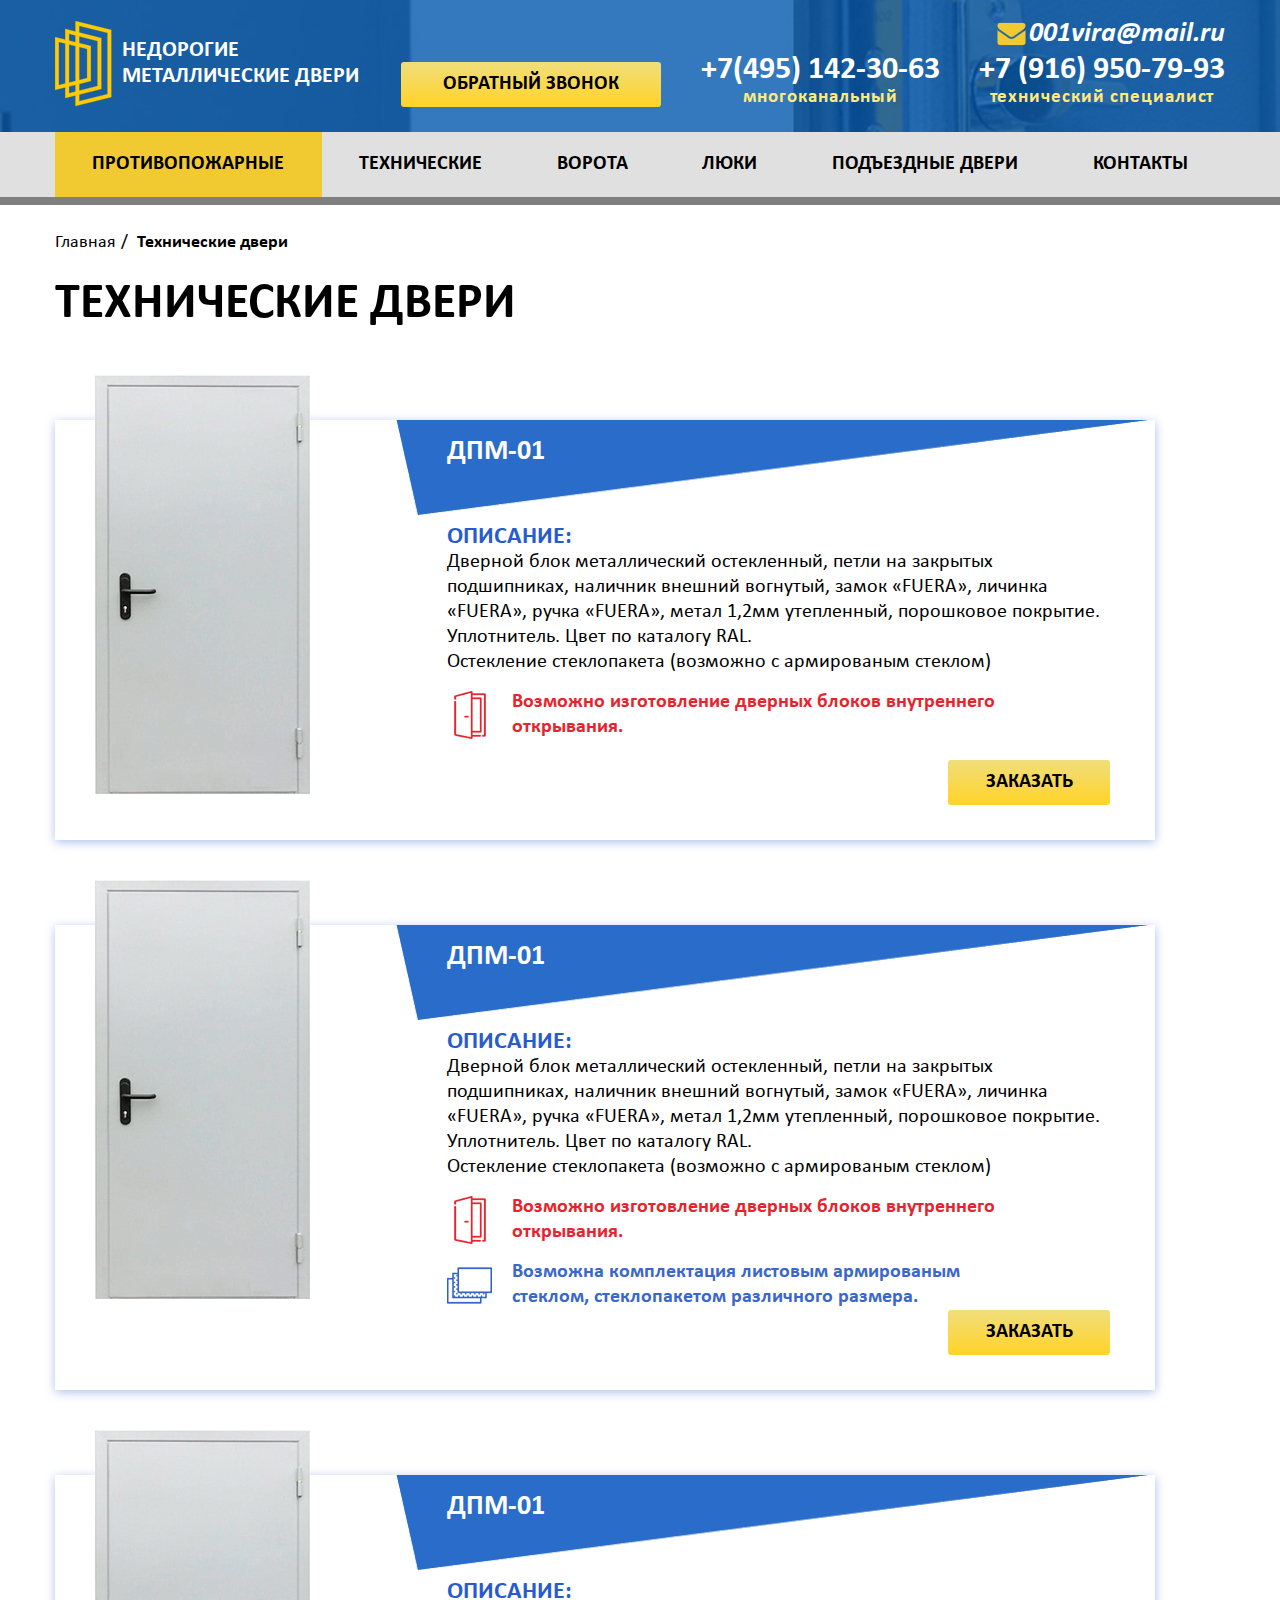
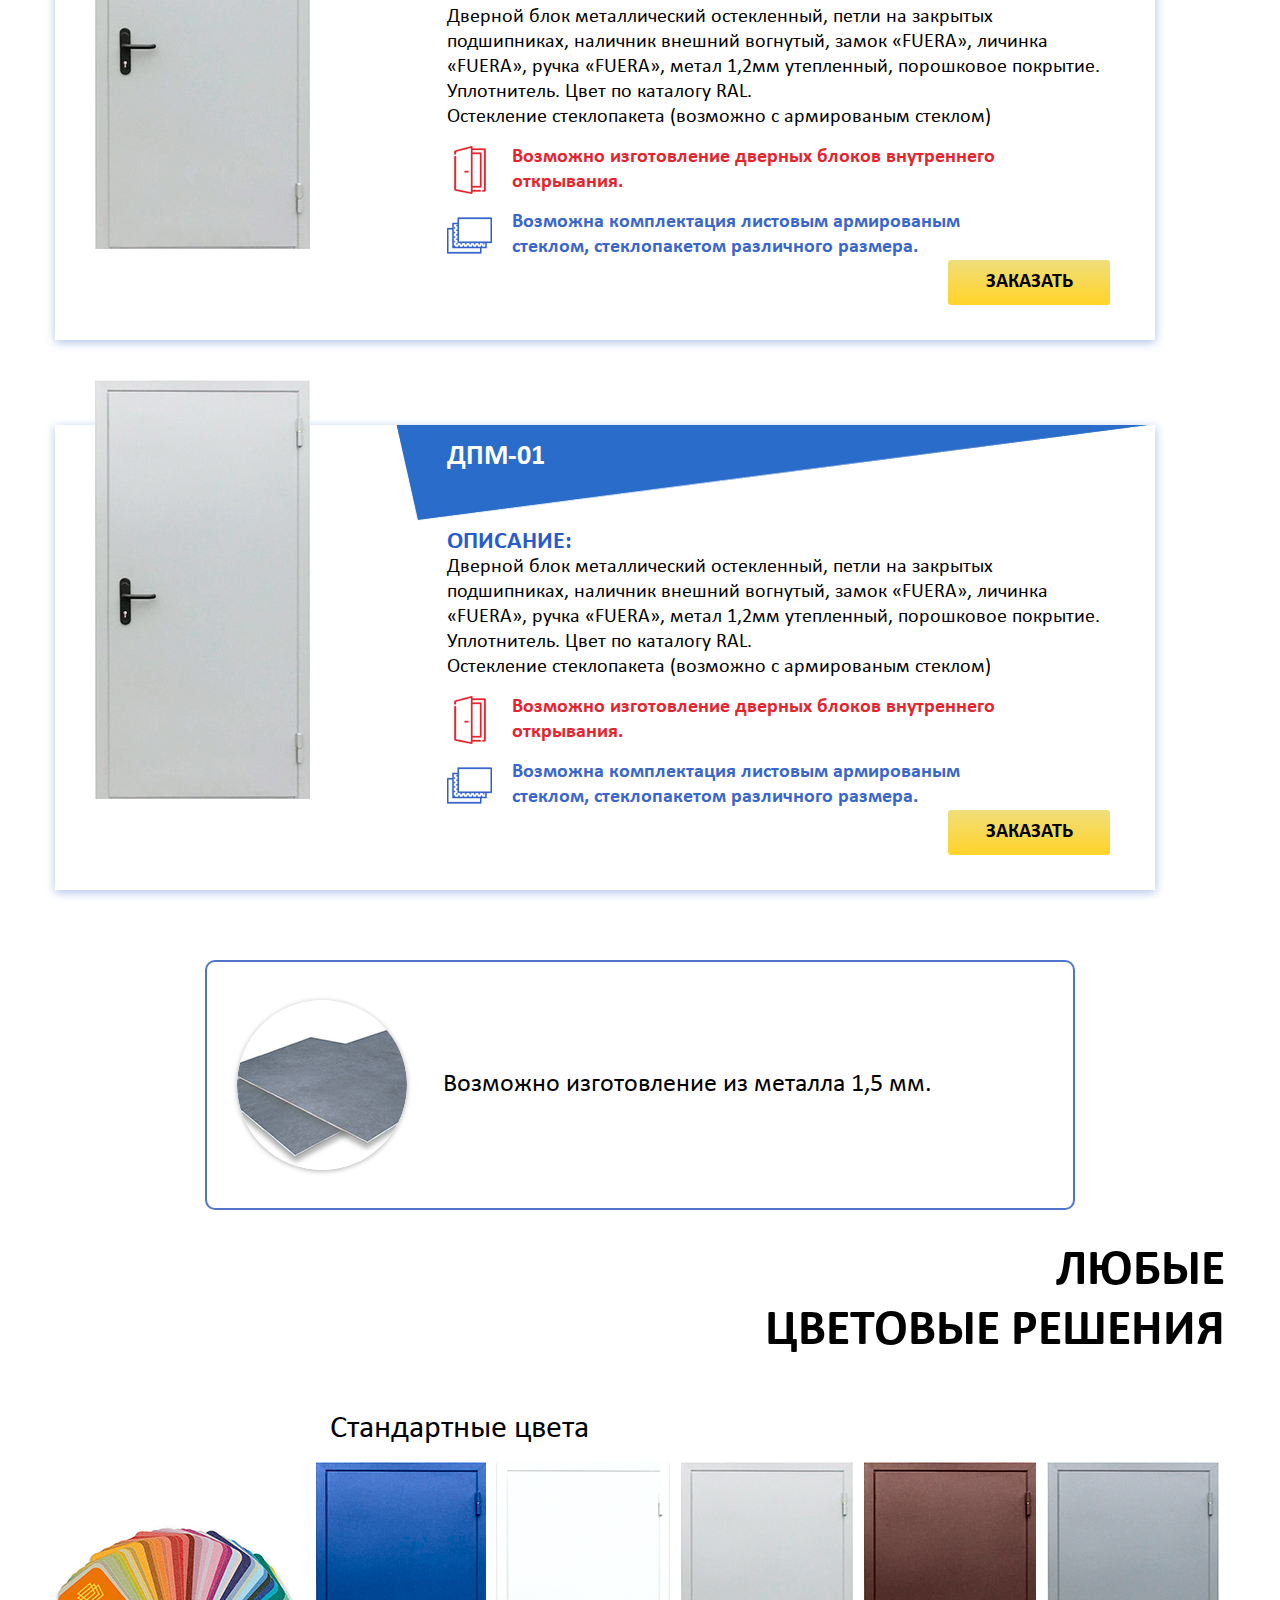
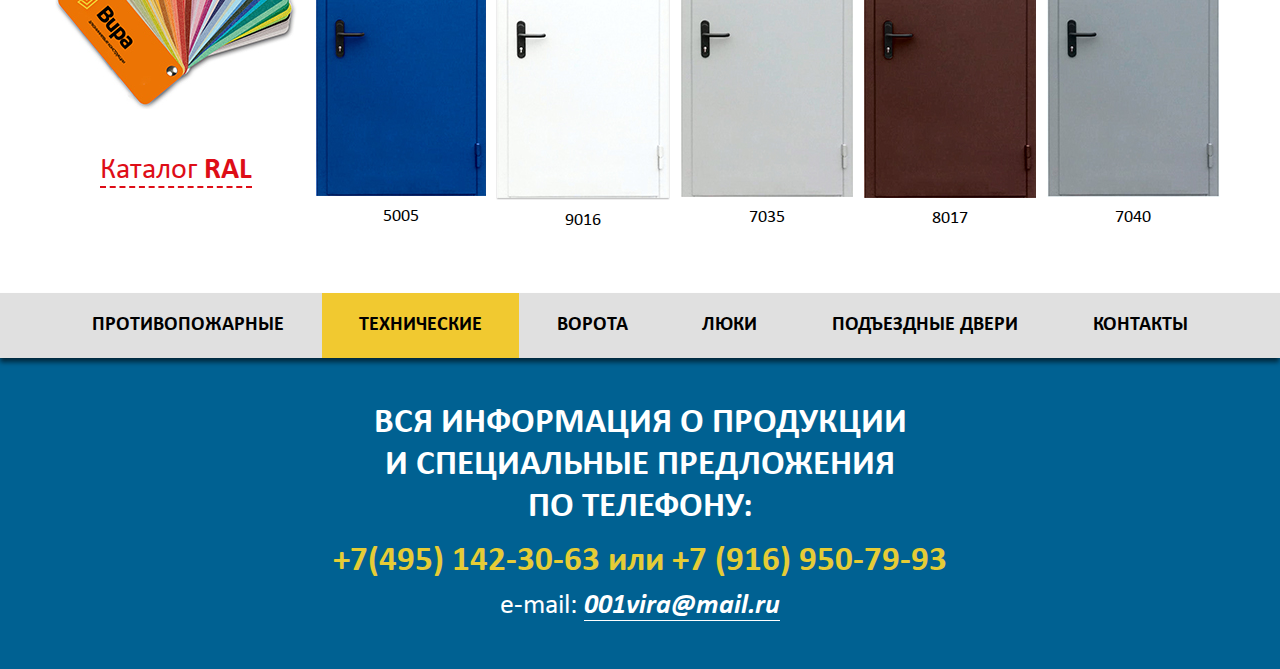
<file: technical.html>
<!DOCTYPE html>
<html lang="ru">
<head>
  <meta charset="UTF-8">
  <meta name="robots" content="noindex">
<!--  <meta  name="viewport" content="width=device-width,initial-scale=1">-->
  <title>металлические двери</title>
  <link rel="stylesheet" href="css/style.min.css">
</head>
<body>
  <header class="header">
    <div class="wrapper header__wrap">
      <a href="index.html" class="logo">
        <img src="img/images/logo.png" alt="Logo">
        <strong>Недорогие металлические двери</strong>
      </a>
      <a href="#" class="btn header__call">Обратный звонок</a>
      <div class="header__block">
        <a href="tel:+74951423063" class="header__phone">+7(495) 142-30-63</a>
        <span>многоканальный</span>
      </div>
      <div class="header__block">
        <a href="mailto:001vira@mail.ru" class="header__mail">001vira@mail.ru</a>
        <a href="tel:+79169507993" class="header__phone">+7 (916) 950-79-93</a>
        <span>технический специалист</span>
      </div>
    </div>
  </header>
  <nav class="menu">
    <div class="wrapper menu__wrap">
      <button type="button" class="menu__btn"></button>
      <ul class="menu__list">
        <li class="menu__item">
          <a href="#" class="menu__link menu__item--active">Противопожарные</a>
        </li>
        <li class="menu__item">
          <a href="#" class="menu__link">технические</a>
        </li>
        <li class="menu__item">
          <a href="#" class="menu__link">ворота</a>
        </li>
        <li class="menu__item">
          <a href="#" class="menu__link">Люки</a>
        </li>
        <li class="menu__item">
          <a href="#" class="menu__link">подъездные двери</a>
        </li>
        <li class="menu__item">
          <a href="#" class="menu__link">контакты</a>
        </li>
      </ul>
    </div>
  </nav>
  
  <main>
    <nav class="breadcrumbs wrapper">
      <a href="#" class="breadcrumbs__link">Главная</a>
      <span class="breadcrumbs__link">Технические двери</span>
    </nav>
    
    <section class="catalog">
      <div class="wrapper">
        <h1>Технические двери</h1>
        <ul class="catalog__list">
          <li class="catalog__item">
            <figure class="catalog__img">
              <img src="img/images/door-big.jpg" alt="ДПМ-01">
            </figure>
            <div class="catalog__info">
              <p class="catalog__title">ДПМ-01</p>
              <p class="catalog__subtitle">Описание:</p>
              <p>Дверной блок металлический остекленный, петли на закрытых подшипниках, наличник внешний вогнутый, замок «FUERA», личинка «FUERA», ручка «FUERA», метал 1,2мм утепленный, порошковое покрытие.<br>Уплотнитель. Цвет по каталогу RAL.<br>Остекление стеклопакета (возможно с армированым стеклом)</p>
              <div class="catalog__comment">
                <figure class="catalog__icon">
                  <img src="img/icons/icon-doorway.png" alt="комплектация">
                </figure>
                <p>Возможно изготовление дверных блоков внутреннего открывания.</p>
              </div>
              <a href="#" class="btn catalog__btn">Заказать</a>
            </div>
          </li>
          <li class="catalog__item">
            <figure class="catalog__img">
              <img src="img/images/door-big.jpg" alt="ДПМ-01">
            </figure>
            <div class="catalog__info">
              <p class="catalog__title">ДПМ-01</p>
              <p class="catalog__subtitle">Описание:</p>
              <p>Дверной блок металлический остекленный, петли на закрытых подшипниках, наличник внешний вогнутый, замок «FUERA», личинка «FUERA», ручка «FUERA», метал 1,2мм утепленный, порошковое покрытие.<br>Уплотнитель. Цвет по каталогу RAL.<br>Остекление стеклопакета (возможно с армированым стеклом)</p>
              <div class="catalog__comment">
                <figure class="catalog__icon">
                  <img src="img/icons/icon-doorway.png" alt="комплектация">
                </figure>
                <p>Возможно изготовление дверных блоков внутреннего открывания.</p>
              </div>
              <div class="catalog__comment catalog__comment--blue">
                <figure class="catalog__icon">
                  <img src="img/icons/icon-windows.png" alt="комплектация">
                </figure>
                <p>Возможна комплектация листовым армированым стеклом, стеклопакетом различного размера.</p>
              </div>
              <a href="#" class="btn catalog__btn">Заказать</a>
            </div>
          </li>
          <li class="catalog__item">
            <figure class="catalog__img">
              <img src="img/images/door-big.jpg" alt="ДПМ-01">
            </figure>
            <div class="catalog__info">
              <p class="catalog__title">ДПМ-01</p>
              <p class="catalog__subtitle">Описание:</p>
              <p>Дверной блок металлический остекленный, петли на закрытых подшипниках, наличник внешний вогнутый, замок «FUERA», личинка «FUERA», ручка «FUERA», метал 1,2мм утепленный, порошковое покрытие.<br>Уплотнитель. Цвет по каталогу RAL.<br>Остекление стеклопакета (возможно с армированым стеклом)</p>
              <div class="catalog__comment">
                <figure class="catalog__icon">
                  <img src="img/icons/icon-doorway.png" alt="комплектация">
                </figure>
                <p>Возможно изготовление дверных блоков внутреннего открывания.</p>
              </div>
              <div class="catalog__comment catalog__comment--blue">
                <figure class="catalog__icon">
                  <img src="img/icons/icon-windows.png" alt="комплектация">
                </figure>
                <p>Возможна комплектация листовым армированым стеклом, стеклопакетом различного размера.</p>
              </div>
              <a href="#" class="btn catalog__btn">Заказать</a>
            </div>
          </li>
          <li class="catalog__item">
            <figure class="catalog__img">
              <img src="img/images/door-big.jpg" alt="ДПМ-01">
            </figure>
            <div class="catalog__info">
              <p class="catalog__title">ДПМ-01</p>
              <p class="catalog__subtitle">Описание:</p>
              <p>Дверной блок металлический остекленный, петли на закрытых подшипниках, наличник внешний вогнутый, замок «FUERA», личинка «FUERA», ручка «FUERA», метал 1,2мм утепленный, порошковое покрытие.<br>Уплотнитель. Цвет по каталогу RAL.<br>Остекление стеклопакета (возможно с армированым стеклом)</p>
              <div class="catalog__comment">
                <figure class="catalog__icon">
                  <img src="img/icons/icon-doorway.png" alt="комплектация">
                </figure>
                <p>Возможно изготовление дверных блоков внутреннего открывания.</p>
              </div>
              <div class="catalog__comment catalog__comment--blue">
                <figure class="catalog__icon">
                  <img src="img/icons/icon-windows.png" alt="комплектация">
                </figure>
                <p>Возможна комплектация листовым армированым стеклом, стеклопакетом различного размера.</p>
              </div>
              <a href="#" class="btn catalog__btn">Заказать</a>
            </div>
          </li>
        </ul>
      </div>
    </section>
    
    <section class="features wrapper">
      <ul class="features__list">
        <li class="features__item features__item--middle">
          <figure class="features__img">
            <img src="img/images/locker-3.jpg" alt="изготовление из металла">
          </figure>
          <div class="features__info">
            <p>Возможно изготовление из металла 1,5 мм.</p>
          </div>
        </li>
      </ul>
    </section>
    
    <section class="colors">
      <div class="wrapper">
        <p class="title">Любые<br>цветовые решения</p>
        <div class="colors__wrap">
          <div class="colors__catalog">
            <img src="img/images/colors.jpg" alt="Каталог RAL">
            <a href="#" class="colors__link"><span>Каталог <b>RAL</b></span></a>
          </div>
          <div class="colors__doors">
            <p>Стандартные цвета</p>
            <ul class="colors__list">
              <li class="colors__item">
                <img src="img/images/door-1.jpg" alt="5005">
                <span>5005</span>
              </li>
              <li class="colors__item">
                <img src="img/images/door-2.jpg" alt="9016">
                <span>9016</span>
              </li>
              <li class="colors__item">
                <img src="img/images/door-3.jpg" alt="7035">
                <span>7035</span>
              </li>
              <li class="colors__item">
                <img src="img/images/door-4.jpg" alt="8017">
                <span>8017</span>
              </li>
              <li class="colors__item">
                <img src="img/images/door-5.jpg" alt="7040">
                <span>7040</span>
              </li>
            </ul>
          </div>
        </div>
      </div>
    </section>
  </main>
  
  <footer class="footer">
    <nav class="menu">
      <div class="wrapper menu__wrap">
        <ul class="menu__list">
          <li class="menu__item">
            <a href="#" class="menu__link">Противопожарные</a>
          </li>
          <li class="menu__item menu__item--active">
            <a href="#" class="menu__link">технические</a>
          </li>
          <li class="menu__item">
            <a href="#" class="menu__link">ворота</a>
          </li>
          <li class="menu__item">
            <a href="#" class="menu__link">Люки</a>
          </li>
          <li class="menu__item">
            <a href="#" class="menu__link">подъездные двери</a>
          </li>
          <li class="menu__item">
            <a href="#" class="menu__link">контакты</a>
          </li>
        </ul>
      </div>
    </nav>
    <div class="wrapper footer__wrap">
      <p class="footer__text">Вся информация о продукции и Специальные предложения по телефону:</p>
      <p class="footer__phones"><a href="tel:+74951423063">+7(495) 142-30-63</a> или <a href="tel:+79169507993">+7 (916) 950-79-93</a></p>
      <p class="footer__mail">e-mail: <a href="mailto:001vira@mail.ru">001vira@mail.ru</a></p>
    </div>
  </footer>
  
  <script src="js/jquery-3.2.1.min.js"></script>
</body>
</html>
</file>
<file: css/style.min.css>
@font-face{font-weight:400;font-family:"Calibri";font-style:normal;src:url(../fonts/calibri.woff2) format("woff2"),url(../fonts/calibri.woff) format("woff")}@font-face{font-weight:300;font-family:"Calibri";font-style:normal;src:url(../fonts/calibriLight.woff2) format("woff2"),url(../fonts/calibriLight.woff) format("woff")}@font-face{font-weight:700;font-family:"Calibri";font-style:normal;src:url(../fonts/calibriBold.woff2) format("woff2"),url(../fonts/calibriBold.woff) format("woff")}@font-face{font-weight:700;font-family:"Calibri";font-style:italic;src:url(../fonts/calibriBoldItalic.woff2) format("woff2"),url(../fonts/calibriBoldItalic.woff) format("woff")}
/*! normalize.css v4.1.1 | MIT License | github.com/necolas/normalize.css */
html{font-family:sans-serif;-ms-text-size-adjust:100%;-webkit-text-size-adjust:100%;-webkit-box-sizing:border-box;box-sizing:border-box}body{margin:0;width:100%;max-width:100%;font-family:"Calibri","Arial",sans-serif;font-size:16px;line-height:25px;font-weight:400;color:#000;display:-webkit-box;display:-ms-flexbox;display:flex;-webkit-box-orient:vertical;-webkit-box-direction:normal;-ms-flex-direction:column;flex-direction:column;min-height:100vh}article,aside,details,figcaption,figure,footer,header,main,menu,nav,section,summary{display:block}audio,canvas,progress,video{display:inline-block}audio:not([controls]){display:none;height:0}progress,sub,sup{vertical-align:baseline}[hidden],template{display:none}a{background-color:transparent;-webkit-text-decoration-skip:objects;text-decoration:none;color:inherit}a:active,a:hover{outline-width:0}abbr[title]{border-bottom:none;-webkit-text-decoration:underline dotted;text-decoration:underline dotted}b,strong{font-weight:bolder}dfn{font-style:italic}h1{margin:.67em 0}mark{background-color:#ff0;color:#000}small{font-size:80%}sub,sup{font-size:75%;line-height:0;position:relative}sub{bottom:-.25em}sup{top:-.5em}img{border-style:none;max-width:100%;height:auto}svg:not(:root){overflow:hidden}code,kbd,pre,samp{font-family:monospace,monospace;font-size:1em}hr{-webkit-box-sizing:content-box;box-sizing:content-box;height:0}button,input,select,textarea{margin:0}select{font:inherit}optgroup{font-weight:700}button,hr,input{overflow:visible}button,select{text-transform:none}[type=reset],[type=submit],button,html [type=button]{-webkit-appearance:button}[type=button]::-moz-focus-inner,[type=reset]::-moz-focus-inner,[type=submit]::-moz-focus-inner,button::-moz-focus-inner{border-style:none;padding:0}[type=button]:-moz-focusring,[type=reset]:-moz-focusring,[type=submit]:-moz-focusring,button:-moz-focusring{outline:1px dotted ButtonText}fieldset{border:1px solid silver;margin:0 2px;padding:.35em .625em .75em}legend{color:inherit;display:table;max-width:100%;white-space:normal}textarea{overflow:auto}[type=checkbox],[type=radio],legend{-webkit-box-sizing:border-box;box-sizing:border-box;padding:0}[type=number]::-webkit-inner-spin-button,[type=number]::-webkit-outer-spin-button{height:auto}[type=search]{-webkit-appearance:textfield;outline-offset:-2px}[type=search]::-webkit-search-cancel-button,[type=search]::-webkit-search-decoration{-webkit-appearance:none}::-webkit-input-placeholder{color:inherit;opacity:.54}::-webkit-file-upload-button{-webkit-appearance:button;font:inherit}.reset,figure{margin:0;padding:0}.footer__phones a,.transition{-webkit-transition:ease-out .3s;transition:ease-out .3s}.footer{margin-top:auto}address{font-style:normal}*,:after,:before{-webkit-box-sizing:inherit;box-sizing:inherit}button,input,textarea{font:inherit;border:0;outline:0}button{padding:0;cursor:pointer;background-color:transparent}.wrapper{width:1200px;margin-left:auto;margin-right:auto;padding-left:15px;padding-right:15px}.about{min-width:1200px;min-height:2528px;background-image:url(../img/images/bg-main.jpg);background-repeat:no-repeat;background-position:top center;background-size:1920px 2528px}.title,.title-2,h1,h2{font-weight:700;line-height:1.2;text-transform:uppercase}.title,h1{margin-top:0;margin-bottom:20px;font-size:50px}.title-2,h2{font-size:30px}.title-3{font-size:28px;font-weight:700}.logo{display:-webkit-box;display:-ms-flexbox;display:flex;-webkit-box-pack:start;-ms-flex-pack:start;justify-content:flex-start;-webkit-box-align:center;-ms-flex-align:center;align-items:center;color:#fff;font-size:22px;line-height:1.2;text-transform:uppercase}.logo img{margin-right:10px}.logo strong{width:240px}.btn,.btn:active,.btn:hover{-webkit-transition:ease-out .3s;transition:ease-out .3s}.btn{display:-webkit-box;display:-ms-flexbox;display:flex;-webkit-box-pack:center;-ms-flex-pack:center;justify-content:center;-webkit-box-align:center;-ms-flex-align:center;align-items:center;width:260px;height:60px;font-size:20px;font-weight:700;color:#000;text-transform:uppercase;border-radius:3px;background-color:#ffd42f;background-image:-webkit-gradient(linear,left bottom,left top,color-stop(9%,#ffd42f),to(#f0de7b));background-image:linear-gradient(to top,#ffd42f 9%,#f0de7b 100%);-webkit-box-shadow:0 5px 4.75px .25px rgba(0,0,0,.15);box-shadow:0 5px 4.75px .25px rgba(0,0,0,.15)}.btn:active,.btn:hover{-webkit-box-shadow:none;box-shadow:none;background-image:none}.btn--blue{color:#fff;background-color:#3a62bc;background-image:-webkit-gradient(linear,left bottom,left top,from(#3a62bc),to(#769be9));background-image:linear-gradient(to top,#3a62bc 0%,#769be9 100%)}.header{min-width:1200px;background-image:url(../img/images/bg-header.jpg);background-repeat:no-repeat;background-position:center;background-size:cover}.header__wrap{padding-top:20px;padding-bottom:25px;display:-webkit-box;display:-ms-flexbox;display:flex;-webkit-box-pack:justify;-ms-flex-pack:justify;justify-content:space-between;-webkit-box-align:end;-ms-flex-align:end;align-items:flex-end}.header__call{height:45px;-webkit-box-shadow:none;box-shadow:none}.header__phone{display:block;margin-bottom:5px;color:#fff;font-size:32px;font-weight:700;-webkit-transition:ease-out .3s;transition:ease-out .3s}.header__mail:active,.header__mail:hover,.header__phone:active,.header__phone:hover{color:#ffea7b;-webkit-transition:ease-out .3s;transition:ease-out .3s}.header__block span,.header__mail{display:block;font-weight:700;line-height:1}.header__mail{position:relative;margin-bottom:10px;padding-left:35px;font-style:italic;-webkit-transition:ease-out .3s;transition:ease-out .3s;font-size:28px;color:#fff;text-align:right}.header__mail::before{content:"";position:absolute;top:2px;left:18px;width:29px;height:24px;background-image:url([data-uri]);background-repeat:no-repeat;background-size:contain}.header__block span{color:#ffea7b;font-size:19px;letter-spacing:.05em;text-align:center}.menu{min-width:1200px;background-color:#e0e0e0;border-bottom:8px solid #7f7f7f}.menu__btn{display:none}.menu__list{margin:0;padding:0;list-style:none;display:-webkit-box;display:-ms-flexbox;display:flex;-webkit-box-pack:justify;-ms-flex-pack:justify;justify-content:space-between}.menu__item{-webkit-box-flex:1;-ms-flex-positive:1;flex-grow:1;text-align:center;font-size:20px;font-weight:700;text-transform:uppercase;-webkit-transition:ease-out .3s;transition:ease-out .3s}.menu__item--active,.menu__item:active,.menu__item:hover{background-color:#f1c930;-webkit-transition:ease-out .3s;transition:ease-out .3s}.menu__link{display:block;width:100%;height:100%;padding-top:20px;padding-bottom:20px}.promo{min-width:1200px;padding-top:18px;padding-bottom:47px;background-color:#eee}.promo__wrap{display:-webkit-box;display:-ms-flexbox;display:flex;-webkit-box-pack:justify;-ms-flex-pack:justify;justify-content:space-between}.promo__img{-ms-flex-item-align:center;align-self:center;width:410px;font-size:55px;color:#20b14f;text-transform:uppercase}.logo img,.promo__img b,.promo__img img{display:block}.promo__img img{margin-bottom:30px}.promo__img b{padding-left:30px}.promo__slider{width:465px;padding-top:5px}.promo__info{width:230px}.promo__btn,.promo__price{display:block;font-weight:700;background-repeat:no-repeat}.promo__price{position:relative;width:178px;height:141px;font-size:34px;color:#fff;background-image:url(../img/images/shape.png);background-size:contain}.promo__price span{position:absolute;top:55px;left:40px;display:block;-webkit-transform:rotate(-20deg);transform:rotate(-20deg)}.promo__btn{width:100%;height:73px;margin-top:50px;font-size:18px;color:#30302f;text-align:center;line-height:20px;background-image:url(../img/images/checkbtn.png);background-size:223px 73px;background-position:right top}.promo__btn span{display:block;padding-top:10px;padding-left:40px;margin-left:auto;margin-right:auto;max-width:140px}.promo__slide{padding-left:40px;padding-right:40px;padding-bottom:50px;-webkit-box-sizing:border-box;box-sizing:border-box}.promo__door{margin-bottom:15px;font-size:25px;font-weight:700;text-align:center}.promo__door span{color:#c9222a}.promo__door img{width:21px;height:auto}.promo__next,.promo__prev{background-image:url([data-uri]);background-size:13px 25px;outline:0}.promo__prev{-webkit-transform:rotate(180deg);transform:rotate(180deg)}.swiper-pagination-bullet{width:12px;height:12px;border:1px solid #9aa0a7;background-color:transparent;outline:0}.swiper-pagination-bullet-active{background-color:#4d75cc;border-color:#4d75cc}.scheme{position:relative;padding-top:25px;margin-bottom:165px}.scheme .title{color:#ea1c26}.scheme__slogan{position:absolute;width:340px;margin:0;top:10px;right:0;text-transform:uppercase;font-size:22px;font-weight:700;text-align:right}.scheme__img{position:relative;margin-top:50px;font-size:26px}.scheme__img img{display:block;margin-left:auto}.calc::before,.scheme__text{position:absolute}.scheme__text--01{top:20px;left:310px}.scheme__text--02{top:90px;right:15px}.scheme__text--03{top:175px;left:50px;max-width:280px}.scheme__text--04{top:380px;right:0;max-width:310px}.scheme__text--05{bottom:140px;right:310px;max-width:140px;font-size:24px}.scheme__text--06{bottom:40px;left:170px;max-width:380px;font-size:24px}.scheme__text--07{bottom:10px;right:345px;font-size:24px}.offer .title{margin-bottom:10px}.offer__subtitle{margin:0;padding-right:20px;text-align:right;font-size:35px;font-weight:700;line-height:1.2;color:#fff}.offer__list{padding:0;list-style:none;display:-webkit-box;display:-ms-flexbox;display:flex;-webkit-box-pack:justify;-ms-flex-pack:justify;justify-content:space-between;-webkit-box-align:start;-ms-flex-align:start;align-items:flex-start;margin:45px 0 130px}.offer__item{width:265px;font-size:20px;text-align:center}.offer__img{width:225px;height:225px;margin-left:auto;margin-right:auto;margin-bottom:25px;border-radius:50%;overflow:hidden}.offer__img img{display:block}.offer__wrap{display:-webkit-box;display:-ms-flexbox;display:flex;-webkit-box-pack:justify;-ms-flex-pack:justify;justify-content:space-between;-webkit-box-align:start;-ms-flex-align:start;align-items:flex-start;padding-right:35px;padding-left:200px}.offer__wrap img{display:block;width:512px;height:auto}.offer__info{width:425px;padding-top:40px;color:#272d34;font-size:46px;font-weight:700;text-align:center}.offer__btn,.offer__manager{margin-left:auto;margin-right:auto;font-size:24px}.offer__manager{max-width:330px;margin-top:80px;color:#fefeff;font-size:46px;font-weight:700;text-align:right;line-height:1}.offer__manager p{margin:0 0 12px}.offer__manager-btn{margin-left:auto;margin-right:-20px;color:#4f4f4f;font-size:24px}.colors{min-width:1200px;margin-top:-58px;padding-bottom:60px}.colors .title,.offer .title{text-align:right}.colors__wrap{display:-webkit-box;display:-ms-flexbox;display:flex;-webkit-box-pack:justify;-ms-flex-pack:justify;justify-content:space-between;-webkit-box-align:end;-ms-flex-align:end;align-items:flex-end;margin-top:55px}.colors__catalog{width:242px;padding-bottom:50px}.colors__link{display:block;margin-top:40px;text-align:center;color:#de0d17;font-size:30px}.colors__link span{border-bottom:2px dashed #de0d17}.colors__link:active span,.colors__link:hover span{border-color:#fff}.colors__doors{width:915px}.colors__doors p{font-size:32px;margin-top:0;margin-bottom:20px;padding-left:20px}.colors__list{margin:0;padding:0;list-style:none;display:-webkit-box;display:-ms-flexbox;display:flex;-webkit-box-pack:justify;-ms-flex-pack:justify;justify-content:space-between}.colors__item{font-size:18px;text-align:center}.calc{min-width:1200px;position:relative;z-index:2;padding-top:70px;padding-bottom:80px;background-color:#ecf4f6}.calc::before{content:"";z-index:-1;bottom:0;left:0;width:309px;height:290px;background-image:url(../img/images/hand.png);background-repeat:no-repeat;background-size:contain}.calc .form{padding-left:110px;padding-right:110px}.calc__title{margin-top:0;margin-bottom:60px;color:#383d47;font-size:50px;font-weight:700;text-align:center}.calc__btn{color:#505050;font-size:24px;font-weight:400;text-transform:none}.form__wrap{display:-webkit-box;display:-ms-flexbox;display:flex;-webkit-box-pack:justify;-ms-flex-pack:justify;justify-content:space-between;-webkit-box-align:center;-ms-flex-align:center;align-items:center}.form__input{display:block;width:263px;height:60px;padding:0 15px;font-size:20px;color:#505050;font-weight:300;border:2px solid #b8b8b8;border-radius:3px;background-color:#fff}.form__input::-webkit-input-placeholder{opacity:.5}.form__input::-moz-placeholder{opacity:.5}.form__input::-ms-input-placeholder{opacity:.5}.form__input::placeholder{opacity:.5}.form__btn{width:100%;height:45px;font-size:25px;text-transform:none;-webkit-box-shadow:none;box-shadow:none}.form__checkbox{display:none}.form__label{display:block;position:relative;font-size:14px;padding-left:30px;margin-bottom:10px}.form__label::after,.form__label::before{content:"";position:absolute;top:5px;width:15px}.form__label::before{border:1px solid #c4c4c4;left:0;height:15px}.form__label::after{display:none;left:1px;height:14px;background-image:url([data-uri]);background-repeat:no-repeat;background-position:center;background-size:contain}.form__checkbox:checked+.form__label::after{display:block}.benefits{min-width:1200px;padding-top:55px;padding-bottom:40px}.benefits .title{text-align:center}.benefits__list{padding:0;list-style:none;margin:40px 0 0 200px}.benefits__list li{margin-bottom:5px;font-size:26px;font-weight:700;color:#fff}.benefits__list li b{padding:10px 80px 10px 20px;line-height:55px;background-image:-webkit-gradient(linear,left top,right top,color-stop(45%,#567cb7),to(rgba(86,124,183,0)));background-image:linear-gradient(to right,#567cb7 45%,rgba(86,124,183,0) 100%)}.benefits__list li span{font-size:30px;color:#e7c63d}.review{min-width:1200px;padding-top:25px;padding-bottom:25px}.review__list{margin:0;padding:0;list-style:none}.review__item{display:-webkit-box;display:-ms-flexbox;display:flex;padding:30px 20px 50px;margin-bottom:25px;-webkit-box-pack:end;-ms-flex-pack:end;justify-content:flex-end;-webkit-box-align:start;-ms-flex-align:start;align-items:flex-start;border-bottom:1px dashed #b4aa81}.review__item:nth-child(2n) .review__icon{margin-right:0;margin-left:50px}.review__item:nth-child(2n),.review__item:nth-child(2n) .review__title{-webkit-box-orient:horizontal;-webkit-box-direction:reverse;-ms-flex-direction:row-reverse;flex-direction:row-reverse}.review__item:nth-child(2n) .review__title b{margin-right:0;margin-left:20px}.review__icon{display:-webkit-box;display:-ms-flexbox;display:flex;-webkit-box-pack:center;-ms-flex-pack:center;justify-content:center;-webkit-box-align:center;-ms-flex-align:center;align-items:center;width:250px;height:250px;margin-right:50px;margin-top:15px;border-radius:50%;-webkit-box-shadow:0 1px 4.95px .05px rgba(0,0,0,.3);box-shadow:0 1px 4.95px .05px rgba(0,0,0,.3)}.review__info{width:750px}.review__title{display:-webkit-box;display:-ms-flexbox;display:flex;-ms-flex-wrap:wrap;flex-wrap:wrap;-webkit-box-pack:start;-ms-flex-pack:start;justify-content:flex-start;-webkit-box-align:center;-ms-flex-align:center;align-items:center;margin-bottom:25px;padding-left:20px;padding-right:20px}.review__title b{margin-right:20px;font-size:24px}.review__title time{font-size:18px;color:#6d6d6d;font-weight:300}.review__text{position:relative;width:100%;padding:70px 70px 58px;font-size:18px;border-radius:10px;border:1px solid #b2b2b2}.review__text p{margin-top:0;max-width:570px}.review__text::before,.review__text:after{content:"";position:absolute;width:24px;height:17px;background-image:url([data-uri]);background-repeat:no-repeat;background-size:contain}.review__text::before{top:35px;left:40px}.review__text:after{bottom:30px;right:40px;-webkit-transform:rotate(180deg);transform:rotate(180deg)}.footer{min-width:1200px;background-color:#006192}.footer .menu{border-bottom:0;-webkit-box-shadow:0 5px 4.75px .25px rgba(0,0,0,.6);box-shadow:0 5px 4.75px .25px rgba(0,0,0,.6)}.footer__wrap{padding-top:45px;padding-bottom:50px;color:#fff;text-align:center}.footer__text{max-width:550px;margin:0 auto 20px;font-size:35px;line-height:1.2;font-weight:700;text-transform:uppercase}.footer__phones{margin-top:0;margin-bottom:20px;color:#e6cc36;font-size:35px;font-weight:700}.footer__phones a:active,.footer__phones a:hover{color:#fff;-webkit-transition:ease-out .3s;transition:ease-out .3s}.footer__mail{margin:0;font-size:28px}.footer__mail a{font-weight:700;font-style:italic;border-bottom:1px solid #fff}.footer__mail a:active,.footer__mail a:hover{border-color:transparent}.breadcrumbs{padding-top:25px;padding-bottom:20px;font-size:18px}a.breadcrumbs__link{margin-right:5px;position:relative}a.breadcrumbs__link::after{content:"/";margin-left:5px}a.breadcrumbs__link:active,a.breadcrumbs__link:hover{color:#f1c930}a.breadcrumbs__link:active::after,a.breadcrumbs__link:hover::after{color:#000}span.breadcrumbs__link{font-weight:700}.contacts{min-width:1200px;padding-bottom:55px}.contacts__wrap{display:-webkit-box;display:-ms-flexbox;display:flex;-webkit-box-pack:justify;-ms-flex-pack:justify;justify-content:space-between;margin-top:35px;margin-bottom:50px}.contacts__info{width:370px;position:relative;z-index:5;padding:45px 10px 45px 60px;color:#fff;font-size:20px}.contacts__info::before{content:"";position:absolute;z-index:-1;top:0;left:0;bottom:0;width:469px;background-image:url(../img/images/door-blue.png);background-repeat:no-repeat;background-position:left top;background-size:100% 100%}.contacts__map{width:calc(100% - 370px);min-height:500px;background-image:url(../img/images/map.jpg);background-repeat:no-repeat;background-size:cover;background-position:center}.contacts__map iframe{display:block;border:0;width:100%;height:500px}.contacts__info address,.contacts__mail,.contacts__phone{display:block;position:relative;padding-left:65px;margin-bottom:45px}.contacts__mail{line-height:35px;margin-bottom:0}.contacts__info address a,.contacts__mail a,.contacts__phone a{display:block}.contacts__info address a:active,.contacts__info address a:hover,.contacts__mail a:active,.contacts__mail a:hover,.contacts__phone a:active,.contacts__phone a:hover{text-decoration:underline}.contacts__info address::before,.contacts__mail::before,.contacts__phone::before{content:"";position:absolute;top:3px;background-repeat:no-repeat;background-size:contain}.contacts__info address::before{width:33px;height:45px;background-image:url(../img/icons/icon-location.png);left:5px}.contacts__mail::before,.contacts__phone::before{left:0}.contacts__phone::before{width:45px;height:45px;background-image:url(../img/icons/icon-phone.png)}.contacts__mail::before{width:45px;height:33px;background-image:url(../img/icons/icon-envelope.png)}.contacts__text{display:-webkit-box;display:-ms-flexbox;display:flex;-webkit-box-pack:justify;-ms-flex-pack:justify;justify-content:space-between;font-size:18px}.contacts__column{width:49%}.contacts__column p{margin-top:0}.catalog{min-width:1200px}.catalog--luke .catalog__img{width:310px}.catalog--luke .catalog__info{width:calc(100% - 350px)}.catalog__list{margin:0;list-style:none;max-width:1100px;padding:0 0 70px}.catalog__item{min-height:420px;margin-top:85px;padding-left:40px;display:-webkit-box;display:-ms-flexbox;display:flex;-webkit-box-pack:justify;-ms-flex-pack:justify;justify-content:space-between;background-color:#fff;-webkit-box-shadow:0 2px 9.5px .5px rgba(45,94,202,.4);box-shadow:0 2px 9.5px .5px rgba(45,94,202,.4)}.catalog__img{width:270px}.catalog__img img{margin-top:-45px}.catalog__info{display:-webkit-box;display:-ms-flexbox;display:flex;-webkit-box-orient:vertical;-webkit-box-direction:normal;-ms-flex-direction:column;flex-direction:column;-webkit-box-pack:start;-ms-flex-pack:start;justify-content:flex-start;width:calc(100% - 300px);padding:20px 45px 35px 52px;font-size:20px;background-image:url(../img/images/shape-3.png);background-repeat:no-repeat;background-position:top right;background-size:100% auto}.catalog__info p{margin:0}.catalog__info .catalog__title{margin-bottom:60px}.catalog__title{font-size:28px;font-weight:700;color:#fff}.catalog__subtitle{font-size:24px;font-weight:700;color:#285ccd;text-transform:uppercase}.catalog__comment{margin-top:15px;display:-webkit-box;display:-ms-flexbox;display:flex;-webkit-box-pack:start;-ms-flex-pack:start;justify-content:flex-start;-webkit-box-align:center;-ms-flex-align:center;align-items:center;color:#e7242e;font-weight:700}.catalog__comment p{width:525px}.catalog__comment--blue{color:#3a67cb}.catalog__icon{width:45px;margin-right:20px;display:-webkit-box;display:-ms-flexbox;display:flex;-webkit-box-pack:center;-ms-flex-pack:center;justify-content:center;-webkit-box-align:center;-ms-flex-align:center;align-items:center}.catalog__btn{width:162px;height:45px;margin-top:auto;margin-left:auto;-webkit-box-shadow:none;box-shadow:none}.catalog__name{margin-bottom:15px;font-size:25px;color:#e7242e;font-weight:700}.catalog__name img{width:21px;height:auto;margin-left:5px;margin-right:5px}.catalog__name img,.catalog__name span{display:inline-block;vertical-align:middle}.features{margin-bottom:90px}.features__list{margin:0;padding:0;list-style:none}.features__item{width:870px;height:250px;display:-webkit-box;display:-ms-flexbox;display:flex;-webkit-box-pack:justify;-ms-flex-pack:justify;justify-content:space-between;-webkit-box-align:center;-ms-flex-align:center;align-items:center;margin-bottom:30px;padding:30px;border-radius:10px;border:2px solid #4f76cb;overflow:hidden}.features__item:nth-child(2){margin-left:100px}.features__item:nth-child(3){margin-left:200px}.features__item--middle{margin-left:auto;margin-right:auto}.features__img{width:170px;height:170px;display:-webkit-box;display:-ms-flexbox;display:flex;-webkit-box-pack:center;-ms-flex-pack:center;justify-content:center;-webkit-box-align:center;-ms-flex-align:center;align-items:center;overflow:hidden;border-radius:50%;-webkit-box-shadow:0 1px 4.95px .05px rgba(0,0,0,.3);box-shadow:0 1px 4.95px .05px rgba(0,0,0,.3)}.features__info{width:600px;font-size:26px;line-height:30px}.info{min-width:1200px}.info__wrap{display:-webkit-box;display:-ms-flexbox;display:flex;-webkit-box-pack:justify;-ms-flex-pack:justify;justify-content:space-between;-webkit-box-align:start;-ms-flex-align:start;align-items:flex-start;margin-bottom:60px;margin-top:30px}.info__table{border-collapse:separate;border-spacing:10px;margin-bottom:40px;margin-left:-10px}.info__table th{width:200px;padding:3px;font-size:20px;color:#fefefe;background-color:#005bc1;text-transform:uppercase}.info__table th:first-child{width:170px}.info__table td{width:200px;padding:3px;font-weight:700;text-align:center;background-color:#a1cdff}.info__table .info__side{width:170px;color:#fefefe;font-size:24px;text-transform:uppercase;background-color:#005bc1}.info__table .info__side span{-webkit-writing-mode:vertical-lr;-ms-writing-mode:tb-lr;writing-mode:vertical-lr;text-orientation:upright}.info__table a:active,.info__table a:hover{color:#fefefe}.info__tick{padding:0;list-style:none;display:-webkit-box;display:-ms-flexbox;display:flex;-ms-flex-wrap:wrap;flex-wrap:wrap;-ms-flex-pack:distribute;justify-content:space-around;width:900px;margin:40px 0 17px}.info__tick li{width:300px;margin-bottom:25px;position:relative;padding-left:50px;font-size:20px}.info__tick li::before{content:"";position:absolute;top:3px;left:0;width:20px;height:20px;background-image:url(../img/icons/check.png);background-repeat:no-repeat;background-size:contain}.info__img{width:370px}.info__img img{width:100%;height:auto}.info__text{width:calc(100% - 405px)}.info__text p{margin-top:0;margin-bottom:25px}.info__list{margin:0;padding:0;list-style:none;display:-webkit-box;display:-ms-flexbox;display:flex;-ms-flex-pack:distribute;justify-content:space-around;-webkit-box-align:start;-ms-flex-align:start;align-items:flex-start}.info__item{width:30%;text-align:center;font-size:18px;font-weight:700}.info__icon{height:50px;margin-bottom:20px}.info__icon img{display:block;height:100%;width:auto;margin-left:auto;margin-right:auto}.modal{width:370px;max-width:100%;padding:50px;-webkit-box-shadow:0 2px 9.5px .5px rgba(0,0,0,.63);box-shadow:0 2px 9.5px .5px rgba(0,0,0,.63)}.modal .form__input{width:100%;margin-bottom:10px;font-size:15px;border-radius:0;height:45px;border:1px solid #c4c4c4}.modal__title{margin-top:0;font-size:25px;font-weight:700;text-align:center}.modal__title span{font-size:18px;font-weight:400;text-align:center}.fancybox-is-open .fancybox-bg{background-color:rgba(39,91,205,.8)}
</file>
